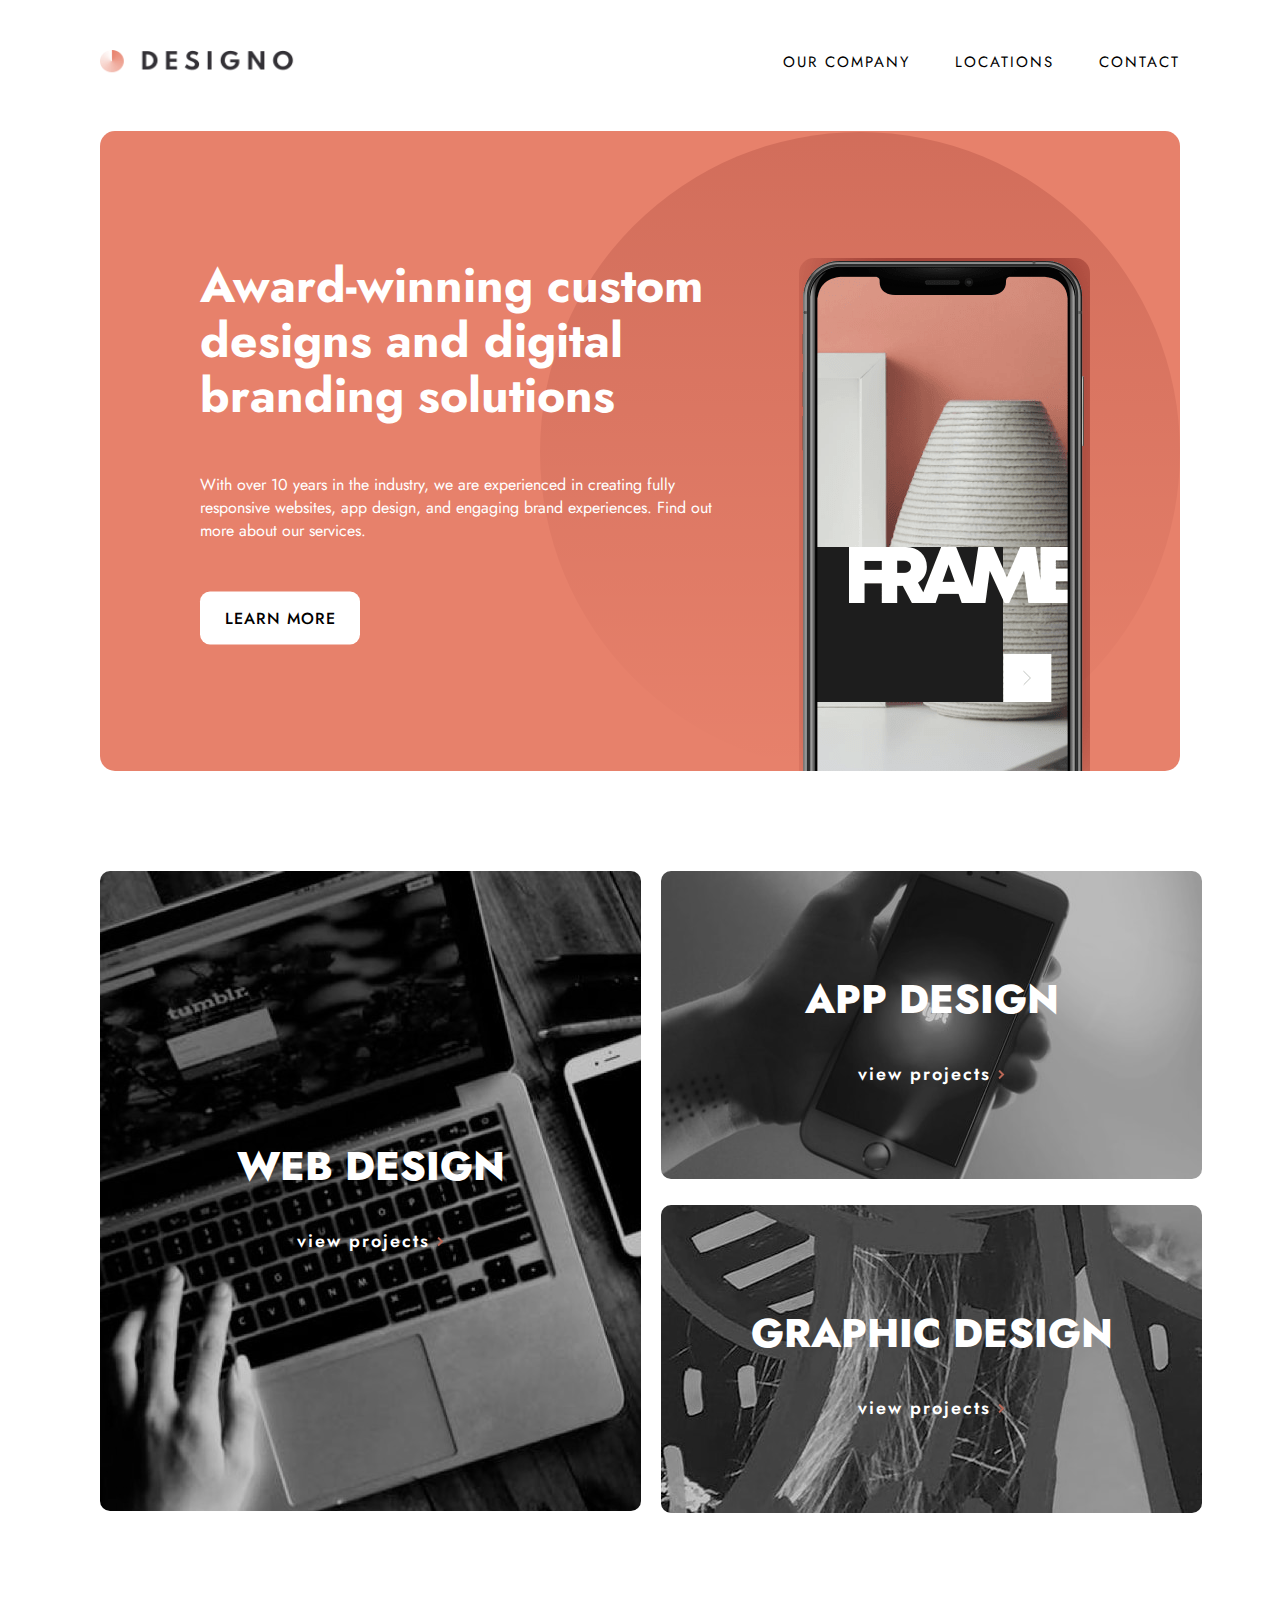
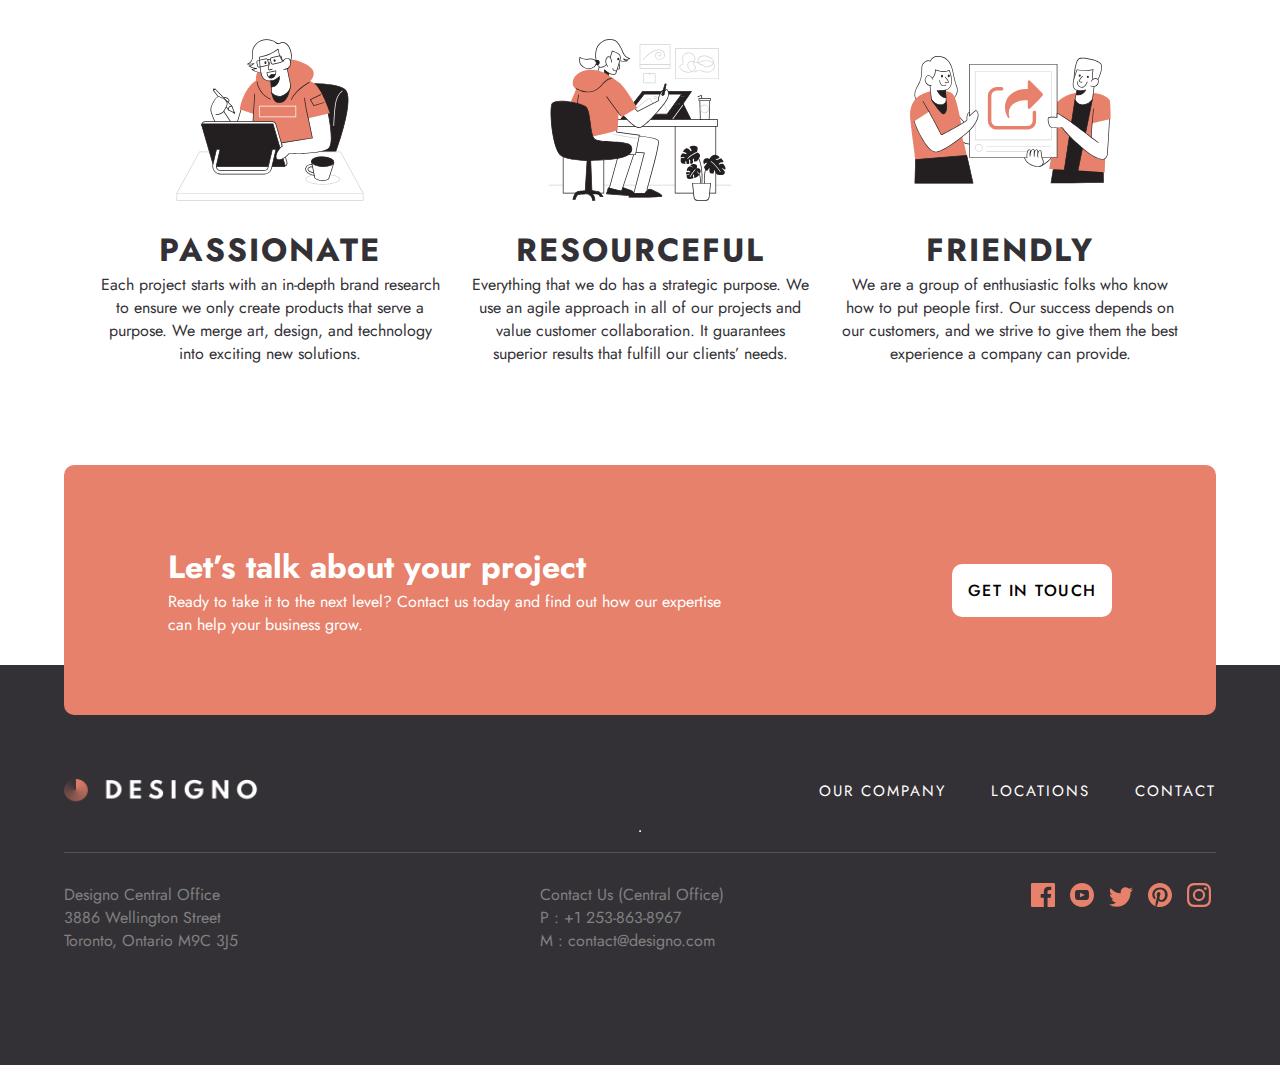
<file: index.html>
<!DOCTYPE html>
<html lang="en">
<head>
  <meta charset="UTF-8">
  <meta name="viewport" content="width=device-width, initial-scale=1.0">

  <link rel="icon" type="image/png" sizes="32x32" href="./assets/favicon-32x32.png">
  
  <title>Frontend Mentor | Designo Agency Website Challenge</title>
  <link rel="stylesheet" href="index.css">
  <script defer src="script.js"></script>
</head>
<body>
<header>
  <aside>
  <a href="index.html" class="logo"> <img src="assets/shared/desktop/logo-dark.png" alt=""></a>
  <img class="menu" src="assets/shared/mobile/icon-hamburger.svg" alt="">
  </aside>
  <nav>
    <ul>
      <li><a href="about.html">Our Company</a></li>
      <li><a href="locations.html">Locations</a></li>
      <li><a href="contact.html">Contact</a></li>
    </ul>
  </nav>
</header>
<section id="home">
  <div class="container1">
    
    <div class="text">
    <h1>Award-winning custom designs and digital branding solutions</h1>
    <p>With over 10 years in the industry, we are experienced in creating fully responsive websites, app design, and engaging brand experiences. Find out more about our services.</p>
    <div class="button">LEARN MORE</div>
    </div>
    
    <img class="phone" src="assets/home/desktop/image-hero-phone.png" alt="">
     
  </div>
  <div class="grid-container2">
    <div>
    <a href="web-design.html"><img src="assets/home/desktop/image-web-design-large.jpg" alt="">
      <p> WEB DESIGN <br> <sub>view projects <img src="assets/shared/desktop/icon-right-arrow.svg" alt=""></sub></p>
    </a> 
  </div>
    <div>
  <a href="app-design.html"><img src="assets/home/desktop/image-app-design.jpg" alt="">
    <p> APP DESIGN <br> <sub>view projects  <img src="assets/shared/desktop/icon-right-arrow.svg" alt=""></sub></p>
  </a>  
   </div>
   <div>
   <a href="graphic-design.html"> <img src="assets/home/desktop/image-graphic-design.jpg" alt="">
    <p> GRAPHIC DESIGN <br> <sub>view projects  <img src="assets/shared/desktop/icon-right-arrow.svg" alt=""></sub></p> </a> 
   </div>
  </div>
  <div class="grid-container3">
     <div class="item">
      <img src="assets/home/desktop/illustration-passionate.svg" alt="">
      <h1>PASSIONATE</h1>
      <p>
        Each project starts with an in-depth brand research to ensure we only create products that serve a purpose. We merge art, design, and technology into exciting new solutions. 
      </p>
    </div>
    <div class="item">
      <img src="assets/home/desktop/illustration-resourceful.svg" alt="">
      <h1>Resourceful</h1>
      <p> Everything that we do has a strategic purpose. We use an agile approach in all of our projects and value customer collaboration. It guarantees superior results that fulfill our clients’ needs. </p>
    </div>
    <div class="item">
      <img src="assets/home/desktop/illustration-friendly.svg" alt="">
      <h1>Friendly</h1>
      <p> We are a group of enthusiastic folks who know how to put people first. Our success depends on our customers, and we strive to give them the best experience a company can provide. </p>
    </div>
  </div>
</section>
<footer>
  <div class="container4">
    <div class="text1">
      <h1>Let’s talk about your project</h1>
      <p> Ready to take it to the next level? Contact us today and find out how our expertise can help your business grow.</p>
     </div>
     <div class="button"><a href="contact.html">get in touch</a></div>
     
    </div>
    <div class="container5">
        <div class="upper">
        <a href="index.html" class="logo"> <img src="assets/shared/desktop/logo-light.png" alt=""></a>
          <ul>
            <li><a href="about.html">Our Company</a></li>
            <li><a href="locations.html">Locations</a></li>
            <li><a href="contact.html">Contact</a></li>
          </ul>
        </div>
        <hr>
        <div class="lower">
          <p class="adress">
            Designo Central Office <br>
            3886 Wellington Street <br>
            Toronto, Ontario M9C 3J5
          </p>
          <p class="contact">
            Contact Us (Central Office) <br>
            P : +1 253-863-8967 <br>
            M : contact@designo.com
          </p>
          <div class="icons">
            <img src="assets/shared/desktop/icon-facebook.svg" alt="">
            <img src="assets/shared/desktop/icon-youtube.svg" alt="">
            <img src="assets/shared/desktop/icon-twitter.svg" alt="">
            <img src="assets/shared/desktop/icon-pinterest.svg" alt="">
            <img src="assets/shared/desktop/icon-instagram.svg" alt="">
          </div>
        </div>
    </div>
</footer>
</body>
</html>
</file>
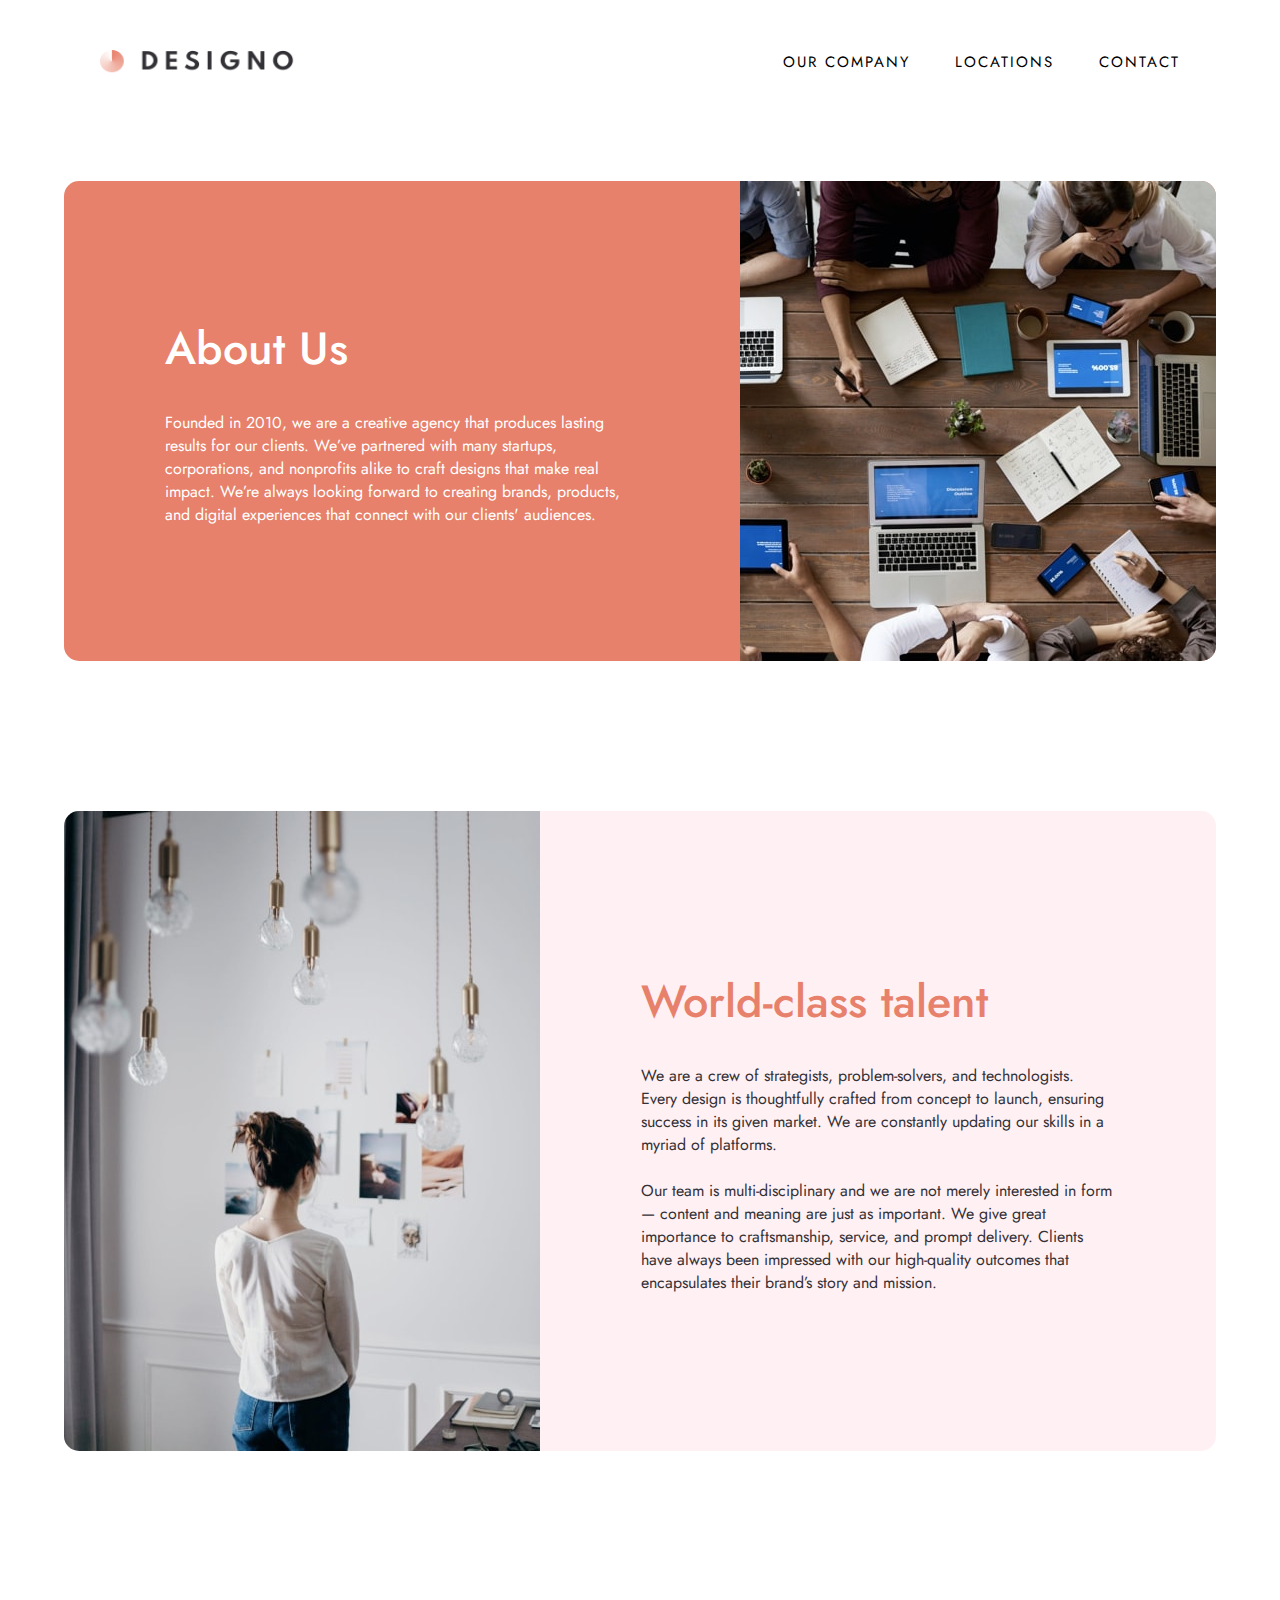
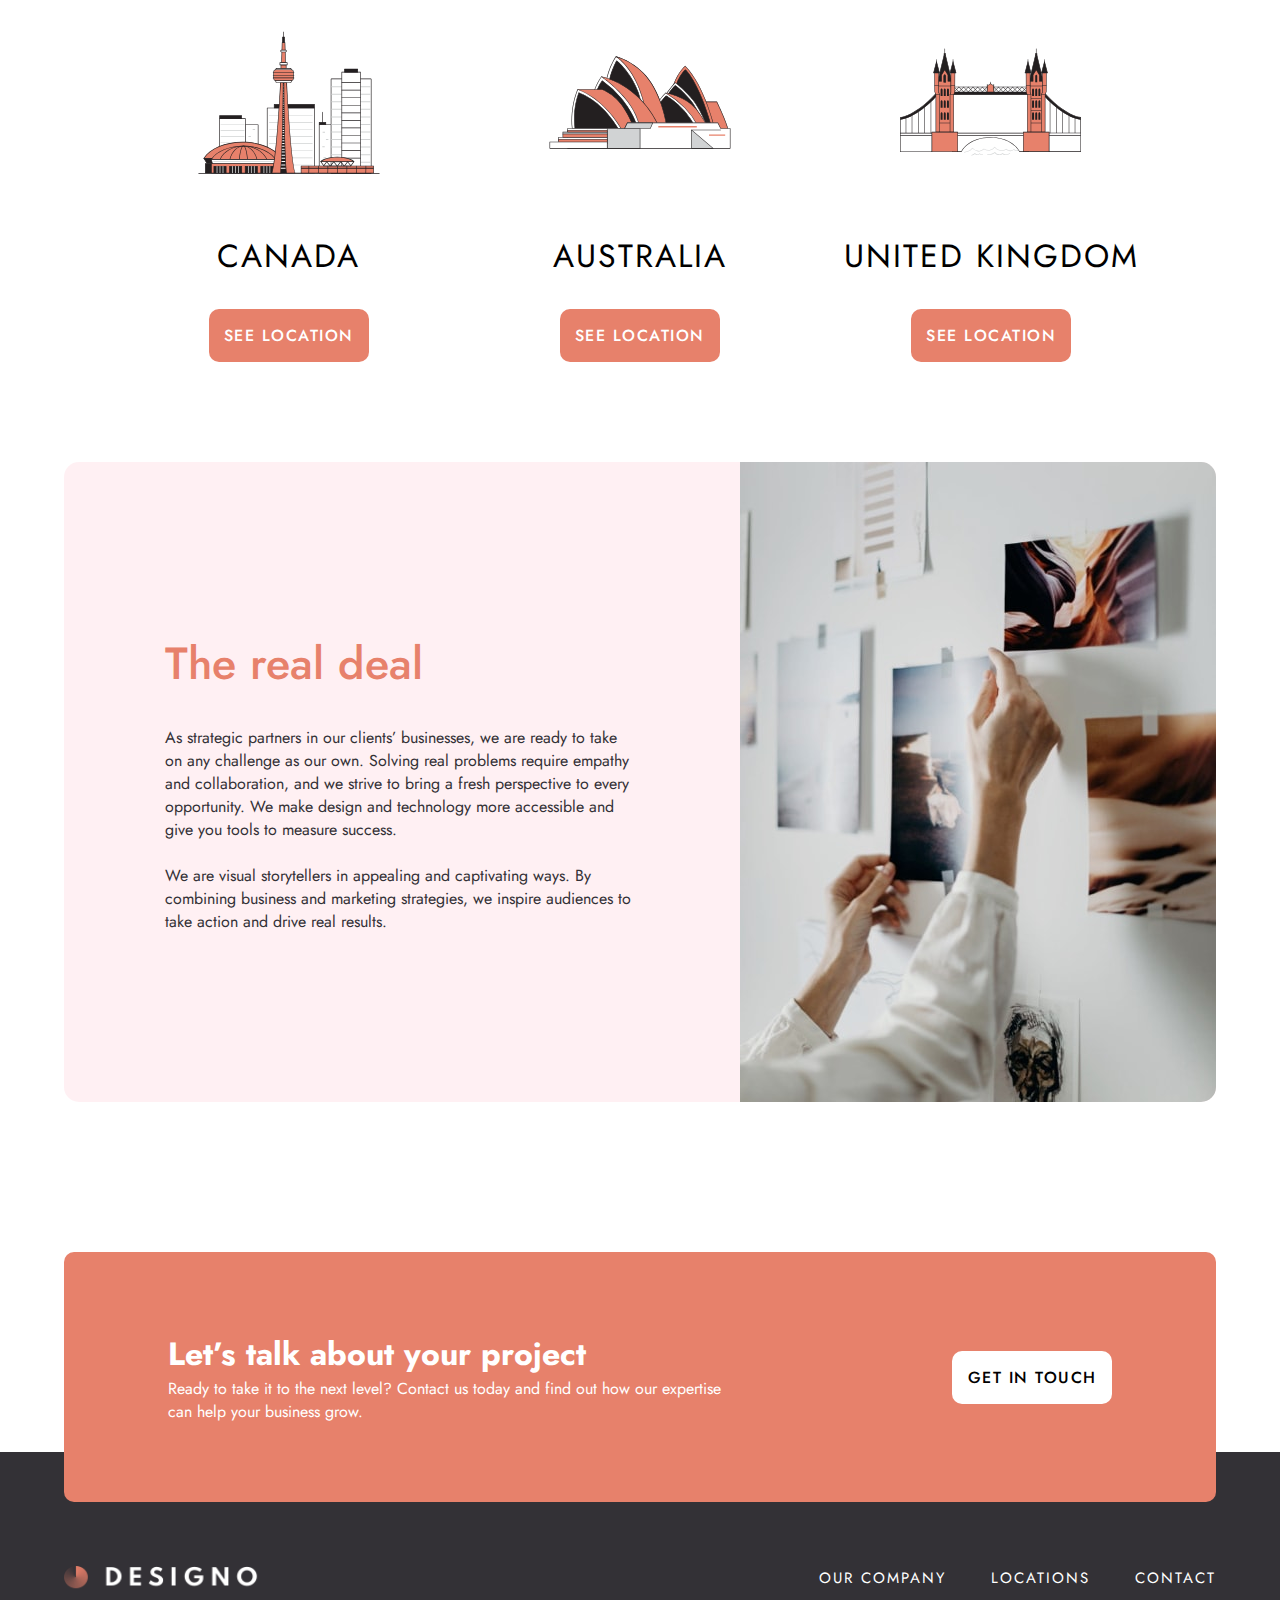
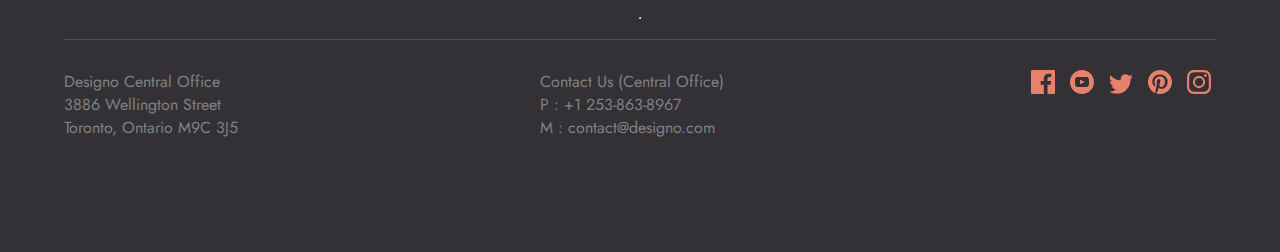
<file: about.html>
<!DOCTYPE html>
<html lang="en">
<head>
  <meta charset="UTF-8">
  <meta name="viewport" content="width=device-width, initial-scale=1.0">

  <link rel="icon" type="image/png" sizes="32x32" href="./assets/favicon-32x32.png">
  
  <title>Frontend Mentor | Designo Agency Website Challenge</title>
  <link rel="stylesheet" href="index.css">
  <link rel="stylesheet" href="additional.css">
  <script defer src="script.js"></script>
</head>
<body>
  <header>
    <aside>
    <a href="index.html" class="logo"> <img src="assets/shared/desktop/logo-dark.png" alt=""></a>
    <img class="menu" src="assets/shared/mobile/icon-hamburger.svg" alt="">
    </aside>
    <nav>
      <ul>
        <li><a href="about.html">Our Company</a></li>
        <li><a href="locations.html">Locations</a></li>
        <li><a href="contact.html">Contact</a></li>
      </ul>
    </nav>
  </header>
  
   <div class="about-container">
    <div class="about-text1">
      <h1>About Us</h1>
      <p>Founded in 2010, we are a creative agency that produces lasting results for our clients. We’ve partnered with many startups, corporations, and nonprofits alike to craft designs that make real impact. We’re always looking forward to creating brands, products, and digital experiences that connect with our clients' audiences.</p>
    </div>
    <img src="assets/about/desktop/image-about-hero.jpg" alt="">
   </div>
   
   <div class="about-container2">
   <img src="assets/about/desktop/image-world-class-talent.jpg" alt="">
   <div class="about-text2">
     <h1>World-class talent</h1>
     <p> We are a crew of strategists, problem-solvers, and technologists. Every design is thoughtfully crafted from concept to launch, ensuring success in its given market. We are constantly updating our skills in a myriad of platforms. <br> <br>

      Our team is multi-disciplinary and we are not merely interested in form — content and meaning are just as important. We give great importance to craftsmanship, service, and prompt delivery. Clients have always been impressed with our high-quality outcomes that encapsulates their brand’s story and mission. </p>
   </div>
   </div>

   <div class="locations-container2">
     <div class="itemL">
       <img src="assets/shared/desktop/illustration-canada.svg" alt="">
       <h1>Canada</h1>
       <div class="btn"><a href="locations.html">see location</a></div>
     </div>

     <div class="itemL">
      <img src="assets/shared/desktop/illustration-australia.svg" alt="">
      <h1>Australia</h1>
      <div class="btn"><a href="locations.html">see location</a></div>
    </div>

    <div class="itemL">
      <img src="assets/shared/desktop/illustration-united-kingdom.svg" alt="">
      <h1>united kingdom</h1>
      <div class="btn"><a href="locations.html">see location</a></div>
    </div>

   </div>
   
   <div class="about-container pink">
    <div class="about-text2">
      <h1>The real deal</h1>
      <p> As strategic partners in our clients’ businesses, we are ready to take on any challenge as our own. Solving real problems require empathy and collaboration, and we strive to bring a fresh perspective to every opportunity. We make design and technology more accessible and give you tools to measure success. <br> <br>

        We are visual storytellers in appealing and captivating ways. By combining business and marketing strategies, we inspire audiences to take action and drive real results. </p>
    </div>
    <img src="assets/about/desktop/image-real-deal.jpg" alt="">
    </div>

  <footer>
    <div class="container4">
      <div class="text1">
        <h1>Let’s talk about your project</h1>
        <p> Ready to take it to the next level? Contact us today and find out how our expertise can help your business grow.</p>
       </div>
       <div class="button"><a href="contact.html">get in touch</a></div>
       
      </div>
      <div class="container5">
          <div class="upper">
          <a href="index.html" class="logo"> <img src="assets/shared/desktop/logo-light.png" alt=""></a>
            <ul>
              <li><a href="about.html">Our Company</a></li>
              <li><a href="locations.html">Locations</a></li>
              <li><a href="contact.html">Contact</a></li>
            </ul>
          </div>
          <hr>
          <div class="lower">
            <p class="adress">
              Designo Central Office <br>
              3886 Wellington Street <br>
              Toronto, Ontario M9C 3J5
            </p>
            <p class="contact">
              Contact Us (Central Office) <br>
              P : +1 253-863-8967 <br>
              M : contact@designo.com
            </p>
            <div class="icons">
              <img src="assets/shared/desktop/icon-facebook.svg" alt="">
              <img src="assets/shared/desktop/icon-youtube.svg" alt="">
              <img src="assets/shared/desktop/icon-twitter.svg" alt="">
              <img src="assets/shared/desktop/icon-pinterest.svg" alt="">
              <img src="assets/shared/desktop/icon-instagram.svg" alt="">
            </div>
          </div>
      </div>
  </footer>
</body>
</html>
</file>
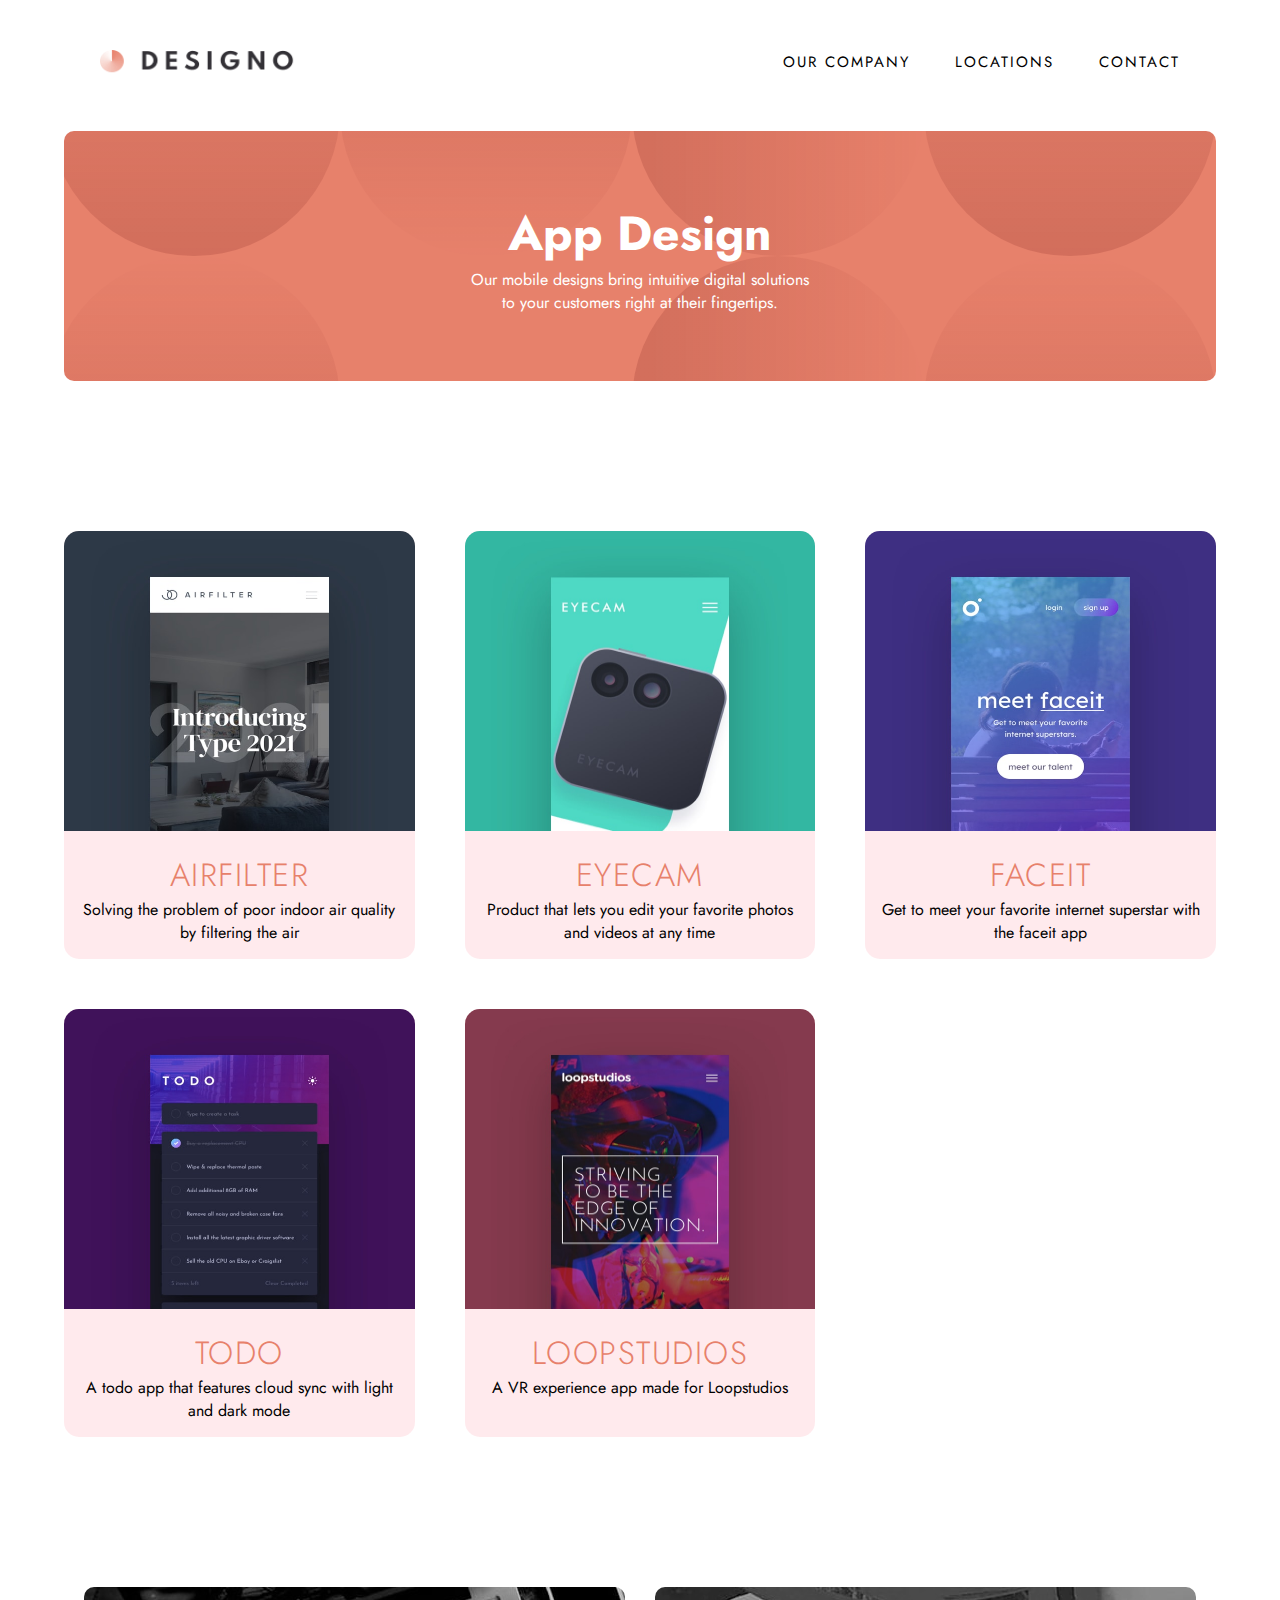
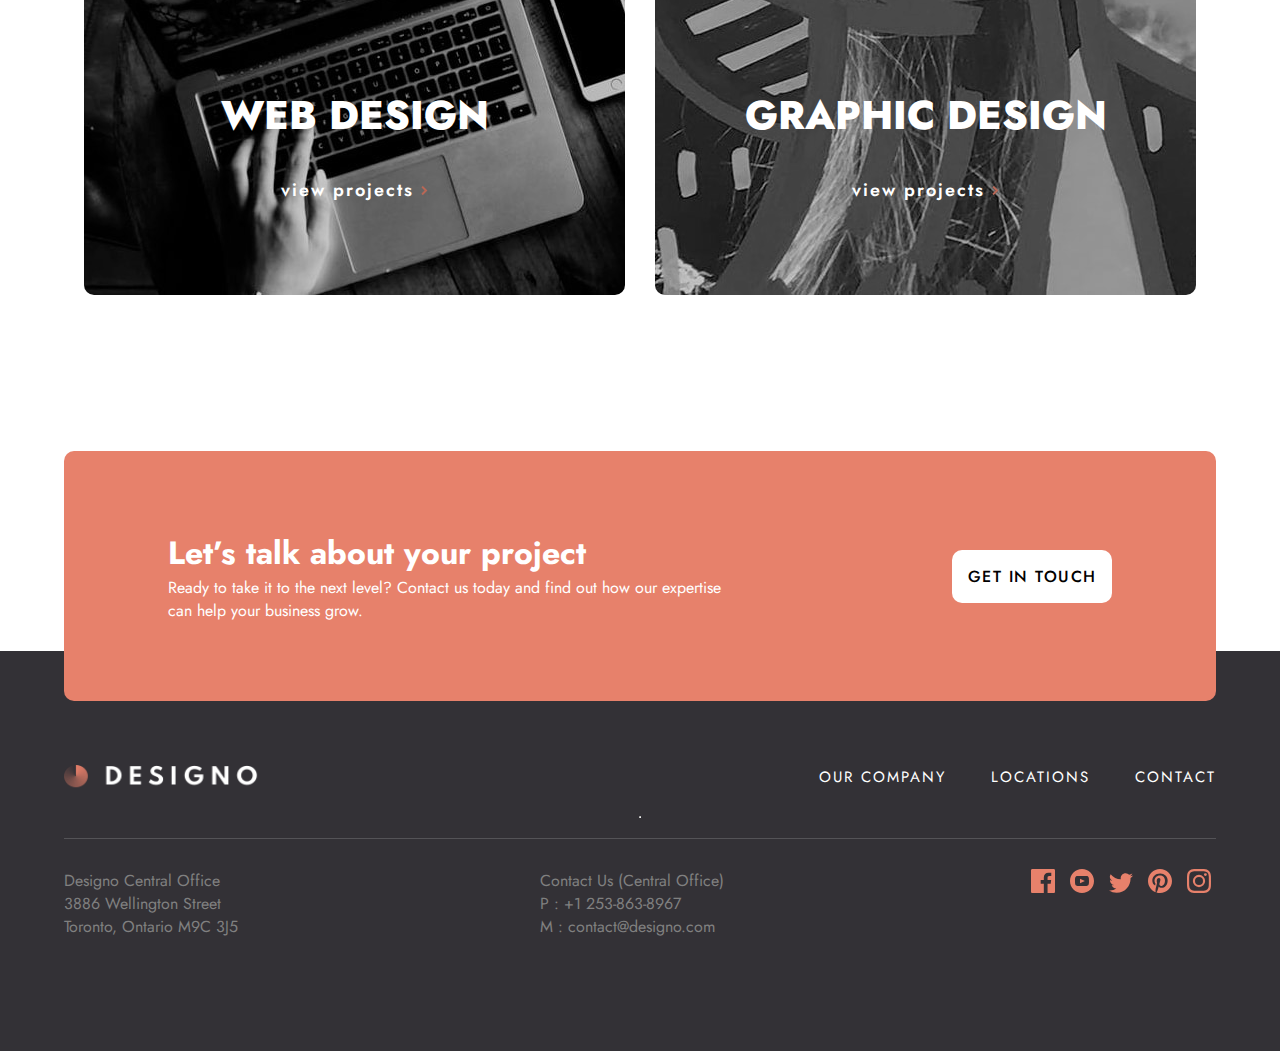
<file: app-design.html>
<!DOCTYPE html>
<html lang="en">
<head>
  <meta charset="UTF-8">
  <meta name="viewport" content="width=device-width, initial-scale=1.0">

  <link rel="icon" type="image/png" sizes="32x32" href="./assets/favicon-32x32.png">
  
  <title>Frontend Mentor | Designo Agency Website Challenge</title>
  <link rel="stylesheet" href="index.css">
  <script defer src="script.js"></script>
</head>
<body>
  <header>
    <aside>
    <a href="index.html" class="logo"> <img src="assets/shared/desktop/logo-dark.png" alt=""></a>
    <img class="menu" src="assets/shared/mobile/icon-hamburger.svg" alt="">
    </aside>
    <nav>
      <ul>
        <li><a href="about.html">Our Company</a></li>
        <li><a href="locations.html">Locations</a></li>
        <li><a href="contact.html">Contact</a></li>
      </ul>
    </nav>
  </header>
  <div class="web-container1">
    <h1>App Design</h1>
    <p> Our mobile designs bring intuitive digital solutions <br>
      to your customers right at their fingertips.</p>
  </div>
  <div class="web-grid-container">
    <div class="web-item">
      <img src="assets/app-design/desktop/image-airfilter.jpg" alt="">
      <div class="txt">
      <h1>airfilter</h1>
      <p> Solving the problem of poor indoor air
        quality by filtering the air</p>
      </div>
    </div>
    <div class="web-item">
      <img src="assets/app-design/desktop/image-eyecam.jpg" alt="">
      <div class="txt">
      <h1>eyecam</h1>
      <p>Product that lets you edit your favorite
        photos and videos at any time </p>
      </div>
    </div>
    <div class="web-item">
      <img src="assets/app-design/desktop/image-faceit.jpg" alt="">
      <div class="txt">
      <h1>faceit</h1>
      <p>Get to meet your favorite internet
        superstar with the faceit app</p>
      </div>
    </div>
    <div class="web-item">
      <img src="assets/app-design/desktop/image-todo.jpg" alt="">
      <div class="txt">
      <h1>todo</h1>
      <p>A todo app that features cloud sync with
        light and dark mode </p>
      </div>
    </div>
    <div class="web-item">
      <img src="assets/app-design/desktop/image-loopstudios.jpg" alt="">
      <div class="txt">
      <h1>loopstudios</h1>
      <p>A VR experience app made for Loopstudios</p> 
      </div>
    </div>
 
  </div>

  <div class="web-container2">
    <div>
      <a href="web-design.html"><img src="assets/home/desktop/image-web-design-small.jpg" alt="">
        <p> WEB DESIGN <br> <sub>view projects <img src="assets/shared/desktop/icon-right-arrow.svg" alt=""></sub></p>
      </a> 
    </div>
   <div>
   <a href="graphic-design.html"> <img src="assets/home/desktop/image-graphic-design.jpg" alt="">
    <p> GRAPHIC DESIGN <br> <sub>view projects  <img src="assets/shared/desktop/icon-right-arrow.svg" alt=""></sub></p> </a> 
   </div>
  </div>




  <footer>
    <div class="container4">
      <div class="text1">
        <h1>Let’s talk about your project</h1>
        <p> Ready to take it to the next level? Contact us today and find out how our expertise can help your business grow.</p>
       </div>
       <div class="button"><a href="contact.html">get in touch</a></div>
       
      </div>
      <div class="container5">
          <div class="upper">
          <a href="index.html" class="logo"> <img src="assets/shared/desktop/logo-light.png" alt=""></a>
            <ul>
              <li><a href="about.html">Our Company</a></li>
              <li><a href="locations.html">Locations</a></li>
              <li><a href="contact.html">Contact</a></li>
            </ul>
          </div>
          <hr>
          <div class="lower">
            <p class="adress">
              Designo Central Office <br>
              3886 Wellington Street <br>
              Toronto, Ontario M9C 3J5
            </p>
            <p class="contact">
              Contact Us (Central Office) <br>
              P : +1 253-863-8967 <br>
              M : contact@designo.com
            </p>
            <div class="icons">
              <img src="assets/shared/desktop/icon-facebook.svg" alt="">
              <img src="assets/shared/desktop/icon-youtube.svg" alt="">
              <img src="assets/shared/desktop/icon-twitter.svg" alt="">
              <img src="assets/shared/desktop/icon-pinterest.svg" alt="">
              <img src="assets/shared/desktop/icon-instagram.svg" alt="">
            </div>
          </div>
      </div>
  </footer>
</body>
</html>
</file>
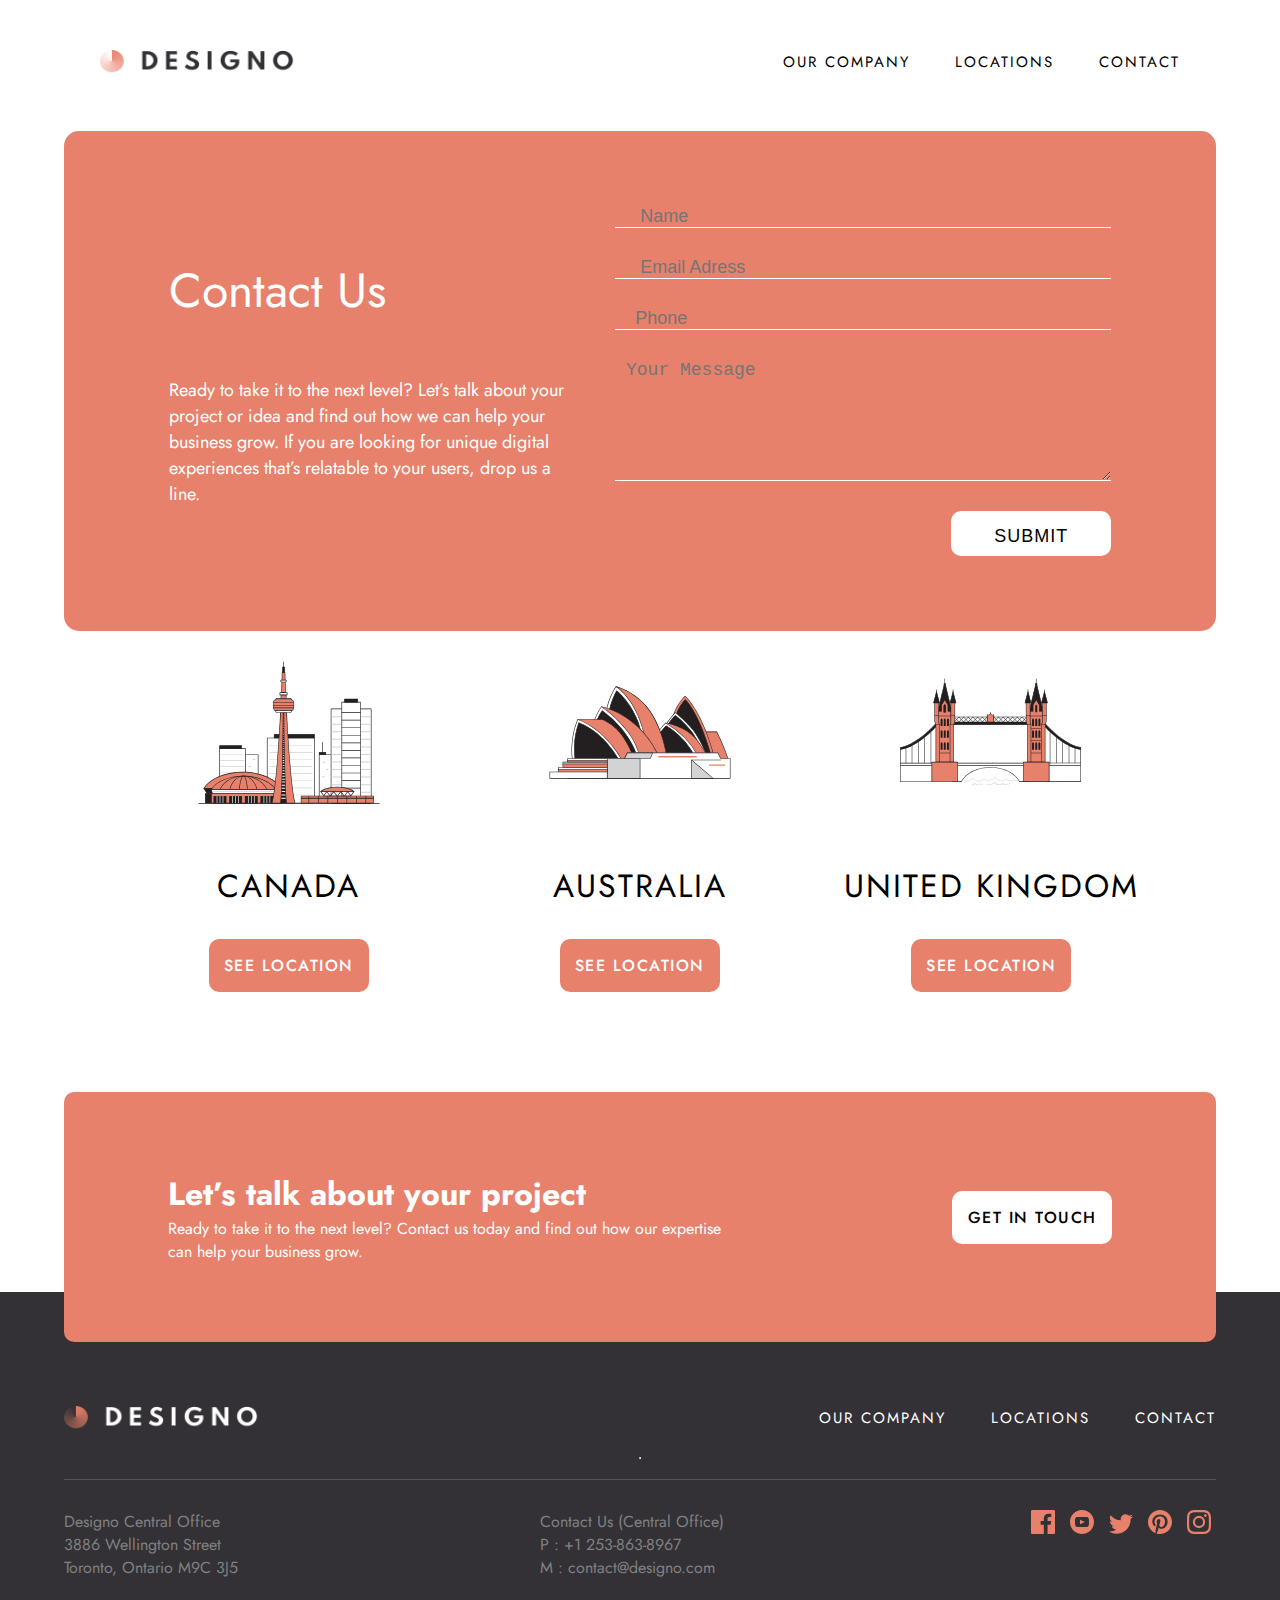
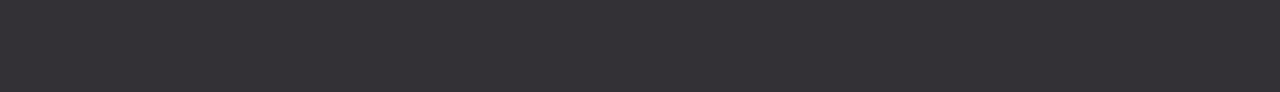
<file: contact.html>
<!DOCTYPE html>
<html lang="en">
<head>
  <meta charset="UTF-8">
  <meta name="viewport" content="width=device-width, initial-scale=1.0">

  <link rel="icon" type="image/png" sizes="32x32" href="./assets/favicon-32x32.png">
  
  <title>Frontend Mentor | Designo Agency Website Challenge</title>
  <link rel="stylesheet" href="index.css">
  <link rel="stylesheet" href="additional.css">
  <script defer src="script.js"></script>
</head>
<body>
  <header>
    <aside>
    <a href="index.html" class="logo"> <img src="assets/shared/desktop/logo-dark.png" alt=""></a>
    <img class="menu" src="assets/shared/mobile/icon-hamburger.svg" alt="">
    </aside>
    <nav>
      <ul>
        <li><a href="about.html">Our Company</a></li>
        <li><a href="locations.html">Locations</a></li>
        <li><a href="contact.html">Contact</a></li>
      </ul>
    </nav>
  </header> 
   <div class="contact-container">
    <div class="contact-text">
      <h1>Contact Us</h1> <br> <br>
      <p>Ready to take it to the next level? Let’s talk about your project or idea and find out how we can help your business grow. If you are looking for unique digital experiences that’s relatable to your users, drop us a line.</p>
    </div>
     <form action="">
       <input type="text" placeholder="   Name">
       <input type="email" placeholder="   Email Adress">
       <input type="tel" placeholder="  Phone">
       <textarea name="" id="" cols="30" rows="6" placeholder=" Your Message"></textarea>
       <input type="submit" value ="SUBMIT" id="submit">
      </form>
   </div>

  <div class="locations-container2">

    
    <div class="itemL">
      <img src="assets/shared/desktop/illustration-canada.svg" alt="">
      <h1>Canada</h1>
      <div class="btn"><a href="locations.html">see location</a></div>
    </div>

    <div class="itemL">
     <img src="assets/shared/desktop/illustration-australia.svg" alt="">
     <h1>Australia</h1>
     <div class="btn"><a href="locations.html">see location</a></div>
   </div>

   <div class="itemL">
     <img src="assets/shared/desktop/illustration-united-kingdom.svg" alt="">
     <h1>united kingdom</h1>
     <div class="btn"><a href="locations.html">see location</a></div>
   </div>

  </div>
  
  
  
  
  <footer>
    <div class="container4">
      <div class="text1">
        <h1>Let’s talk about your project</h1>
        <p> Ready to take it to the next level? Contact us today and find out how our expertise can help your business grow.</p>
       </div>
       <div class="button"><a href="contact.html">get in touch</a></div>
       
      </div>
      <div class="container5">
          <div class="upper">
          <a href="index.html" class="logo"> <img src="assets/shared/desktop/logo-light.png" alt=""></a>
            <ul>
              <li><a href="about.html">Our Company</a></li>
              <li><a href="locations.html">Locations</a></li>
              <li><a href="contact.html">Contact</a></li>
            </ul>
          </div>
          <hr>
          <div class="lower">
            <p class="adress">
              Designo Central Office <br>
              3886 Wellington Street <br>
              Toronto, Ontario M9C 3J5
            </p>
            <p class="contact">
              Contact Us (Central Office) <br>
              P : +1 253-863-8967 <br>
              M : contact@designo.com
            </p>
            <div class="icons">
              <img src="assets/shared/desktop/icon-facebook.svg" alt="">
              <img src="assets/shared/desktop/icon-youtube.svg" alt="">
              <img src="assets/shared/desktop/icon-twitter.svg" alt="">
              <img src="assets/shared/desktop/icon-pinterest.svg" alt="">
              <img src="assets/shared/desktop/icon-instagram.svg" alt="">
            </div>
          </div>
      </div>
  </footer>
</body>
</html>
</file>
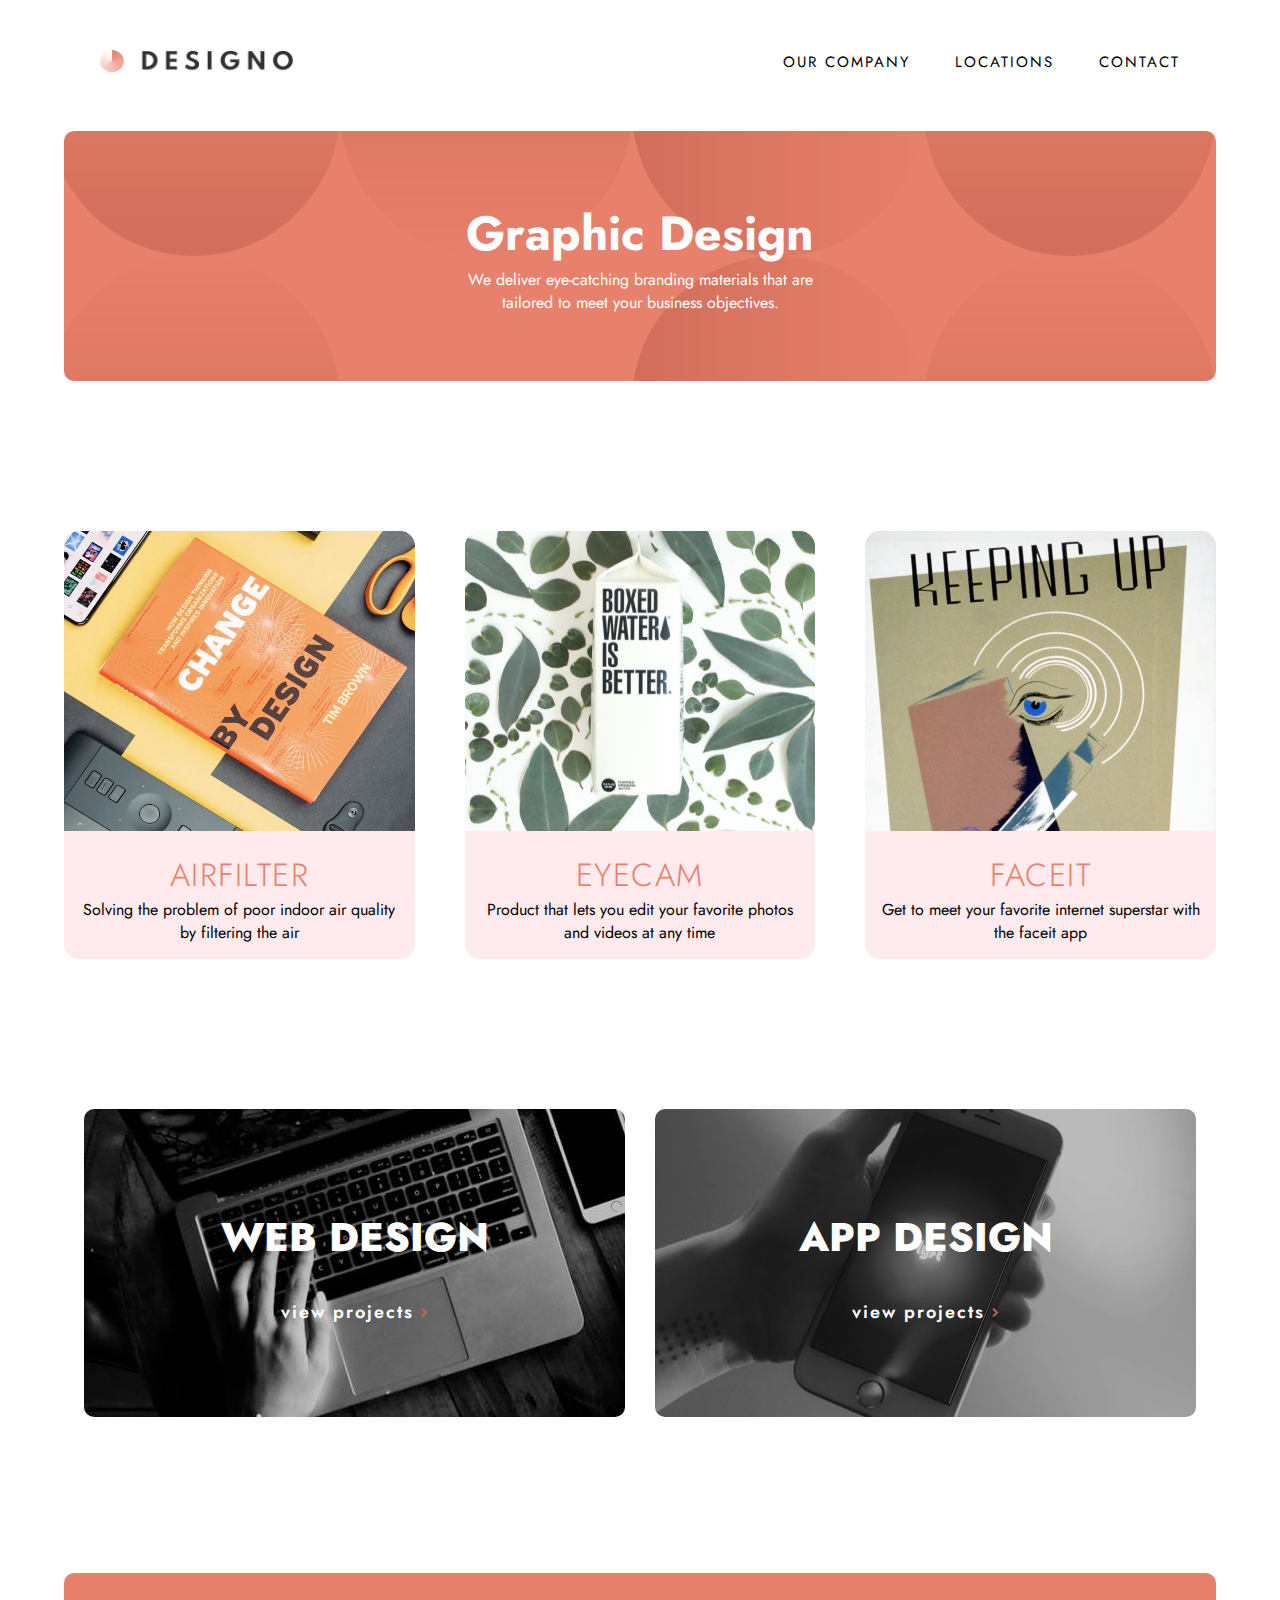
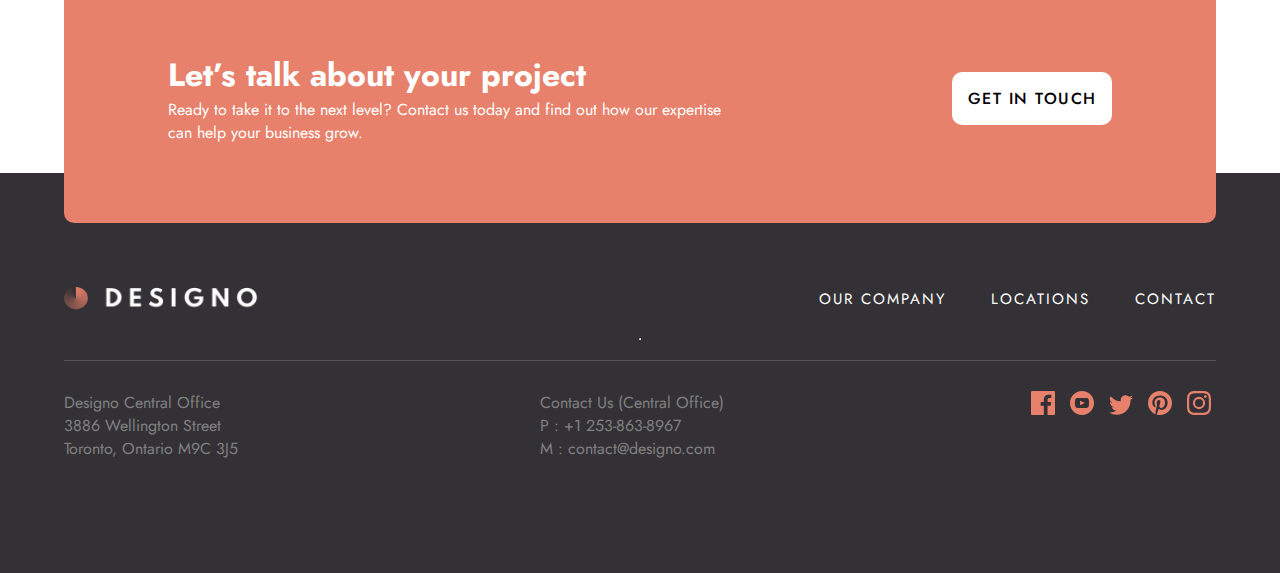
<file: graphic-design.html>
<!DOCTYPE html>
<html lang="en">
<head>
  <meta charset="UTF-8">
  <meta name="viewport" content="width=device-width, initial-scale=1.0">

  <link rel="icon" type="image/png" sizes="32x32" href="./assets/favicon-32x32.png">
  
  <title>Frontend Mentor | Designo Agency Website Challenge</title>
  <link rel="stylesheet" href="index.css">
  <script defer src="script.js"></script>
</head>
<body>
  <header>
    <aside>
    <a href="index.html" class="logo"> <img src="assets/shared/desktop/logo-dark.png" alt=""></a>
    <img class="menu" src="assets/shared/mobile/icon-hamburger.svg" alt="">
    </aside>
    <nav>
      <ul>
        <li><a href="about.html">Our Company</a></li>
        <li><a href="locations.html">Locations</a></li>
        <li><a href="contact.html">Contact</a></li>
      </ul>
    </nav>
  </header>
  <div class="web-container1">
    <h1>Graphic Design</h1>
    <p> We deliver eye-catching branding materials that are <br>
      tailored to meet your business objectives.</p>
  </div>
  <div class="web-grid-container">
    <div class="web-item">
      <img src="assets/graphic-design/desktop/image-change.jpg" alt="">
      <div class="txt">
      <h1>airfilter</h1>
      <p> Solving the problem of poor indoor air
        quality by filtering the air</p>
      </div>
    </div>
    <div class="web-item">
      <img src="assets/graphic-design/desktop/image-boxed-water.jpg" alt="">
      <div class="txt">
      <h1>eyecam</h1>
      <p>Product that lets you edit your favorite
        photos and videos at any time </p>
      </div>
    </div>
    <div class="web-item">
      <img src="assets/graphic-design/desktop/image-science.jpg" alt="">
      <div class="txt">
      <h1>faceit</h1>
      <p>Get to meet your favorite internet
        superstar with the faceit app</p>
      </div>
    </div>

  </div>


  <div class="web-container2">
    <div>
      <a href="web-design.html"><img src="assets/home/desktop/image-web-design-small.jpg" alt="">
        <p> WEB DESIGN <br> <sub>view projects <img src="assets/shared/desktop/icon-right-arrow.svg" alt=""></sub></p>
      </a> 
    </div>
    <div>
      <a href="app-design.html"><img src="assets/home/desktop/image-app-design.jpg" alt="">
        <p> APP DESIGN <br> <sub>view projects  <img src="assets/shared/desktop/icon-right-arrow.svg" alt=""></sub></p>
      </a>  
    </div>
  </div>
  <footer>
    <div class="container4">
      <div class="text1">
        <h1>Let’s talk about your project</h1>
        <p> Ready to take it to the next level? Contact us today and find out how our expertise can help your business grow.</p>
       </div>
       <div class="button"><a href="contact.html">get in touch</a></div>
       
      </div>
      <div class="container5">
          <div class="upper">
          <a href="index.html" class="logo"> <img src="assets/shared/desktop/logo-light.png" alt=""></a>
            <ul>
              <li><a href="about.html">Our Company</a></li>
              <li><a href="locations.html">Locations</a></li>
              <li><a href="contact.html">Contact</a></li>
            </ul>
          </div>
          <hr>
          <div class="lower">
            <p class="adress">
              Designo Central Office <br>
              3886 Wellington Street <br>
              Toronto, Ontario M9C 3J5
            </p>
            <p class="contact">
              Contact Us (Central Office) <br>
              P : +1 253-863-8967 <br>
              M : contact@designo.com
            </p>
            <div class="icons">
              <img src="assets/shared/desktop/icon-facebook.svg" alt="">
              <img src="assets/shared/desktop/icon-youtube.svg" alt="">
              <img src="assets/shared/desktop/icon-twitter.svg" alt="">
              <img src="assets/shared/desktop/icon-pinterest.svg" alt="">
              <img src="assets/shared/desktop/icon-instagram.svg" alt="">
            </div>
          </div>
      </div>
  </footer>
</body>
</html>
</file>
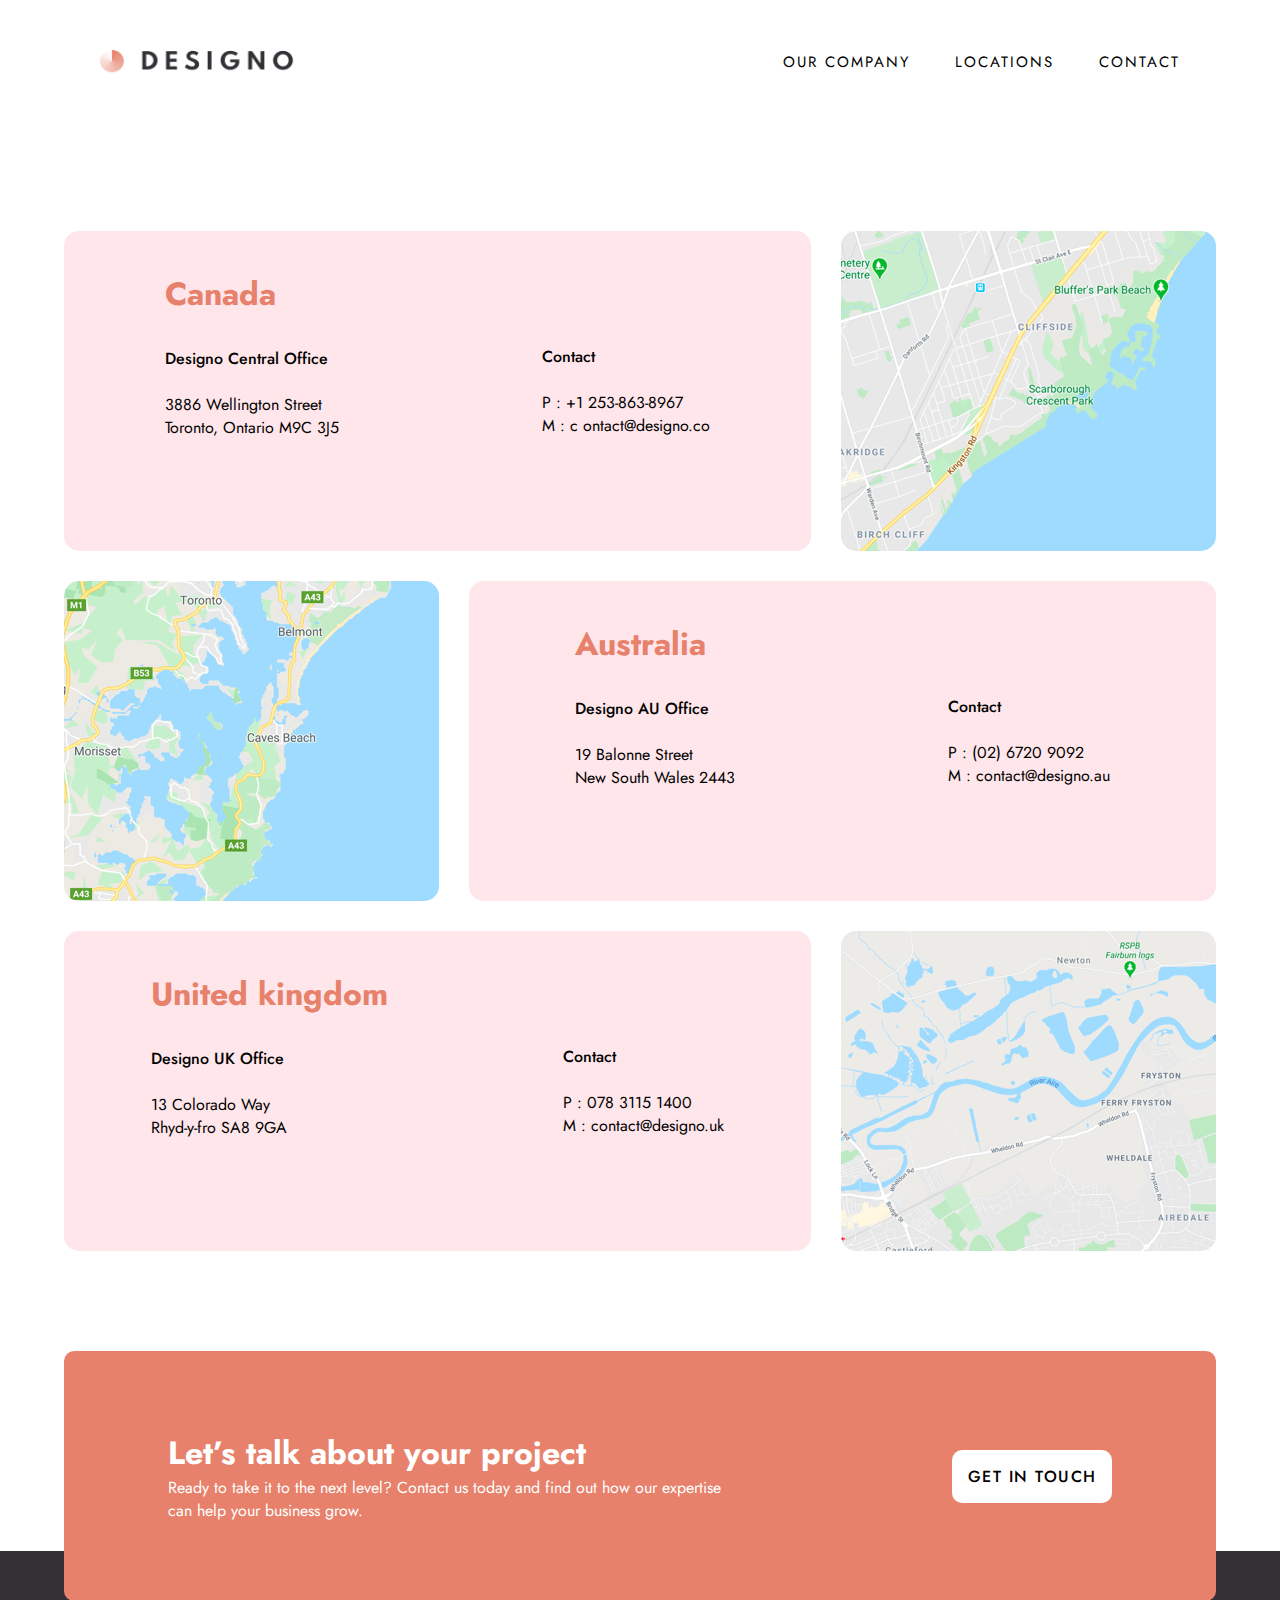
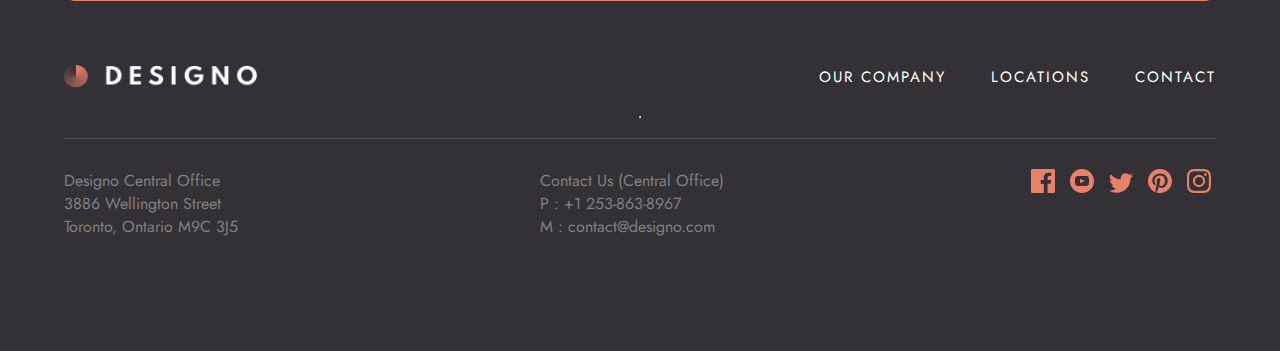
<file: locations.html>
<!DOCTYPE html>
<html lang="en">
<head>
  <meta charset="UTF-8">
  <meta name="viewport" content="width=device-width, initial-scale=1.0">

  <link rel="icon" type="image/png" sizes="32x32" href="./assets/favicon-32x32.png">
  
  <title>Frontend Mentor | Designo Agency Website Challenge</title>
  <link rel="stylesheet" href="index.css">
  <link rel="stylesheet" href="additional.css">
  <script defer src="script.js"></script>

</head>
<body>
  <header>
    <aside>
    <a href="index.html" class="logo"> <img src="assets/shared/desktop/logo-dark.png" alt=""></a>
    <img class="menu" src="assets/shared/mobile/icon-hamburger.svg" alt="">
    </aside>
    <nav>
      <ul>
        <li><a href="about.html">Our Company</a></li>
        <li><a href="locations.html">Locations</a></li>
        <li><a href="contact.html">Contact</a></li>
      </ul>
    </nav>
  </header>

   <div class="locations-container">
     <div class="row">
       <div class="location">
            
            <div> 
            <h1>Canada</h1>
           <p>Designo Central Office </p><br>
            3886 Wellington Street <br>
            Toronto, Ontario M9C 3J5  <br>
            </div>
           
           <div>
            <p>Contact </p> <br>
            P : +1 253-863-8967 <br>
            M : c
            ontact@designo.co <br>
           </div>
           
          </div>
       
       <img src="assets/locations/desktop/image-map-canada.png" alt="">
     </div>
     <div class="row">
      <div class="location">
           
 
           
          
           <div>
            <h1>Australia</h1>
           <p>Designo AU Office </p> <br>
            19 Balonne Street  <br>
            New South Wales 2443  <br>
           </div>
          
          <div>
          <p> Contact </p><br>
           P : (02) 6720 9092  <br>
           M : contact@designo.au <br>
          </div>
          
        
      </div>
      <img src="assets/locations/desktop/image-map-australia.png" alt="">
    </div>
    <div class="row">
      <div class="location">  
           <div>
           <h1>United kingdom</h1>
           <p>Designo UK Office </p> <br>
            13 Colorado Way   <br>
            Rhyd-y-fro SA8 9GA 
           </div>
          
          <div>
          <p>Contact</p>  <br>
           P : 078 3115 1400  <br>
           M : contact@designo.uk <br>
          </div> 
      </div>
      <img src="assets/locations/desktop/image-map-united-kingdom.png" alt="">
    </div>
   </div>




  <footer>
    <div class="container4">
      <div class="text1">
        <h1>Let’s talk about your project</h1>
        <p> Ready to take it to the next level? Contact us today and find out how our expertise can help your business grow.</p>
       </div>
       <div class="button"><a href="contact.html">get in touch</a></div>
       
      </div>
      <div class="container5">
          <div class="upper">
          <a href="index.html" class="logo"> <img src="assets/shared/desktop/logo-light.png" alt=""></a>
            <ul>
              <li><a href="about.html">Our Company</a></li>
              <li><a href="locations.html">Locations</a></li>
              <li><a href="contact.html">Contact</a></li>
            </ul>
          </div>
          <hr>
          <div class="lower">
            <p class="adress">
              Designo Central Office <br>
              3886 Wellington Street <br>
              Toronto, Ontario M9C 3J5
            </p>
            <p class="contact">
              Contact Us (Central Office) <br>
              P : +1 253-863-8967 <br>
              M : contact@designo.com
            </p>
            <div class="icons">
              <img src="assets/shared/desktop/icon-facebook.svg" alt="">
              <img src="assets/shared/desktop/icon-youtube.svg" alt="">
              <img src="assets/shared/desktop/icon-twitter.svg" alt="">
              <img src="assets/shared/desktop/icon-pinterest.svg" alt="">
              <img src="assets/shared/desktop/icon-instagram.svg" alt="">
            </div>
          </div>
      </div>
  </footer>
</body>
</html>
</file>
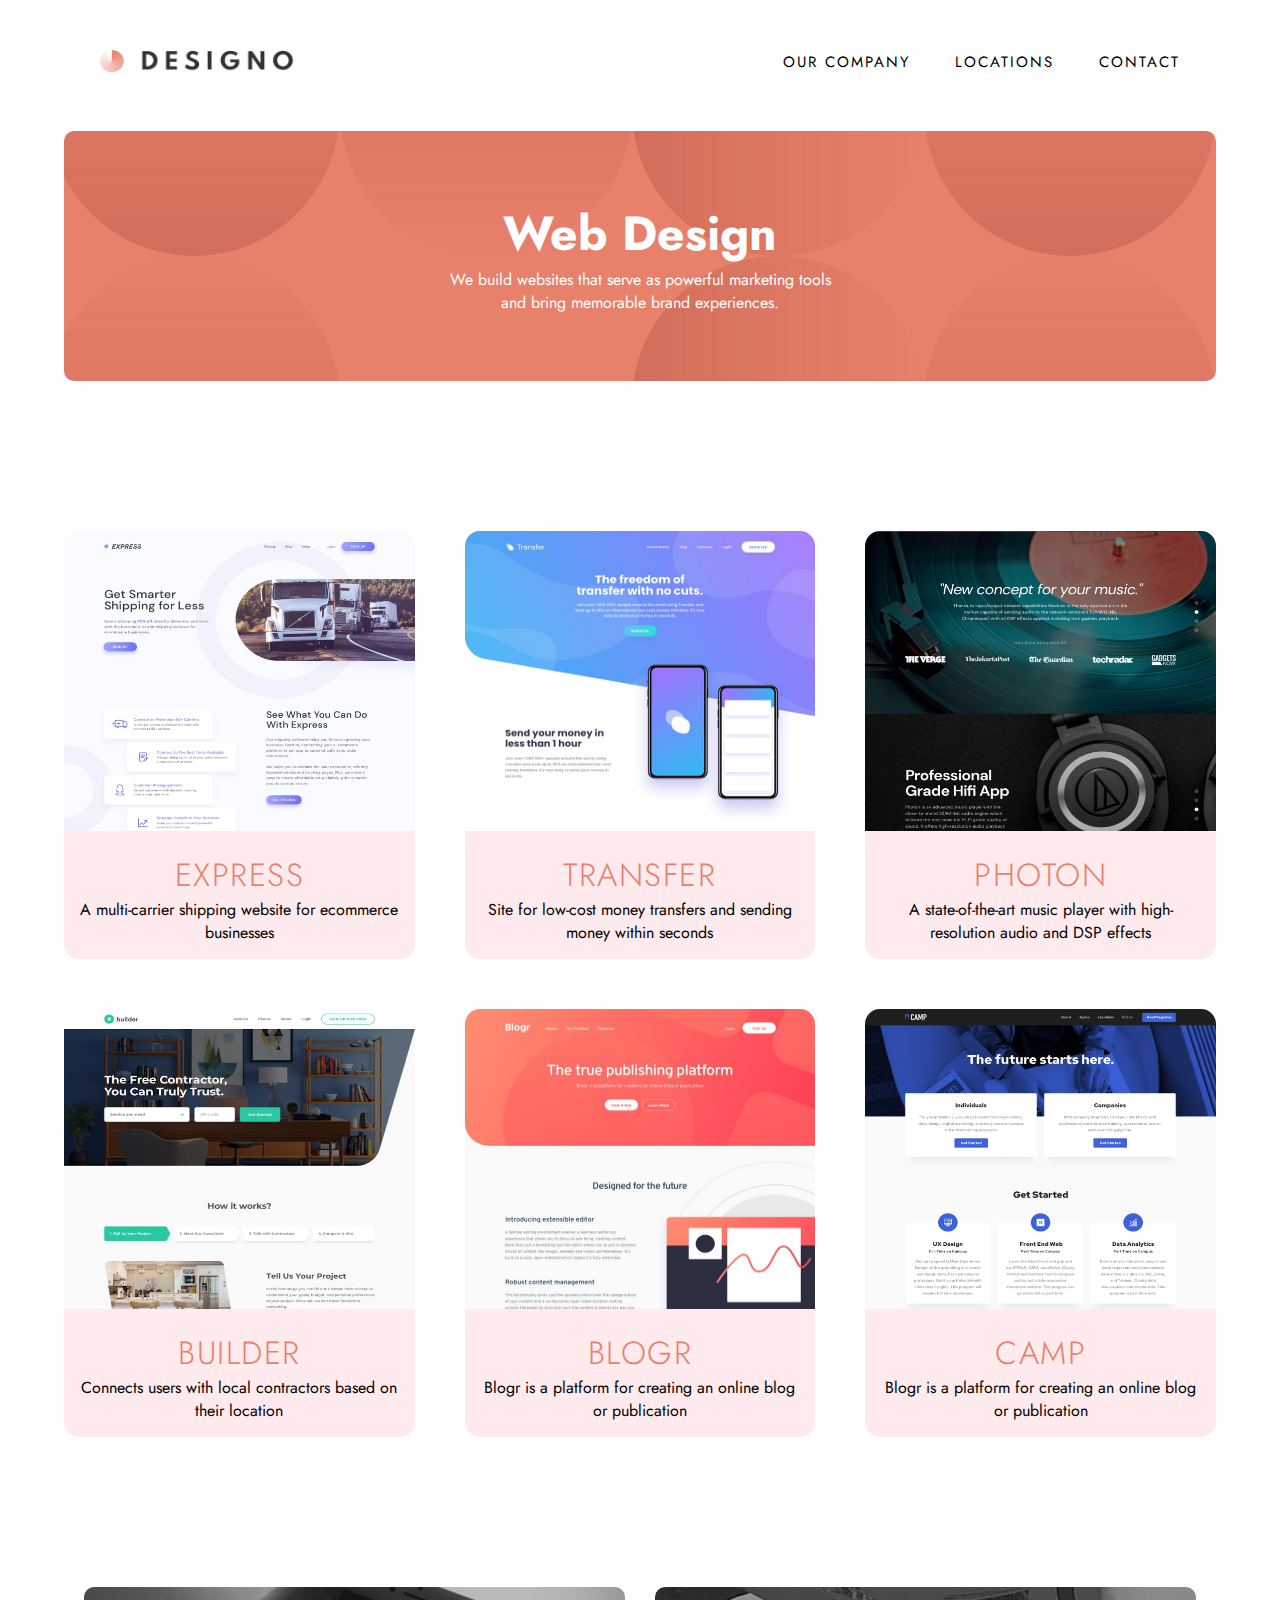
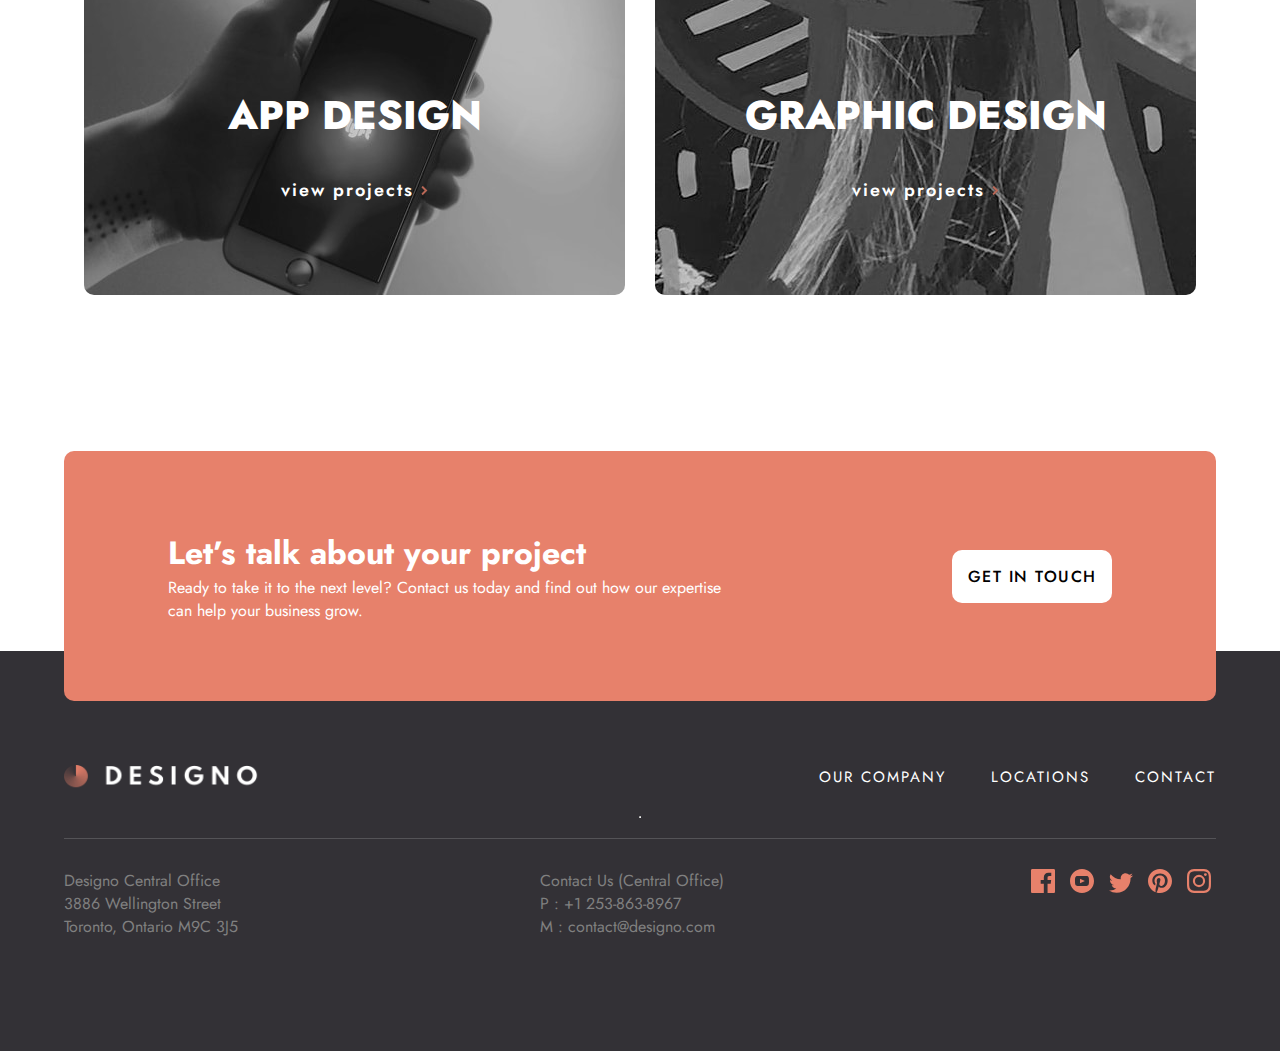
<file: web-design.html>
<!DOCTYPE html>
<html lang="en">
<head>
  <meta charset="UTF-8">
  <meta name="viewport" content="width=device-width, initial-scale=1.0">

  <link rel="icon" type="image/png" sizes="32x32" href="./assets/favicon-32x32.png">
  
  <title>Frontend Mentor | Designo Agency Website Challenge</title>
  <link rel="stylesheet" href="index.css">
  <script defer src="script.js"></script>
</head>
<body>
  <header>
    <aside>
    <a href="index.html" class="logo"> <img src="assets/shared/desktop/logo-dark.png" alt=""></a>
    <img class="menu" src="assets/shared/mobile/icon-hamburger.svg" alt="">
    </aside>
    <nav>
      <ul>
        <li><a href="about.html">Our Company</a></li>
        <li><a href="locations.html">Locations</a></li>
        <li><a href="contact.html">Contact</a></li>
      </ul>
    </nav>
  </header>
  <div class="web-container1">
    <h1>Web Design</h1>
    <p>We build websites that serve as powerful marketing tools <br> and bring memorable brand experiences.</p>
  </div>
  <div class="web-grid-container">
    <div class="web-item">
      <img src="assets/web-design/desktop/image-express.jpg" alt="">
      <div class="txt">
      <h1>Express</h1>
      <p> A multi-carrier shipping website for
        ecommerce businesses</p>
      </div>
    </div>
    <div class="web-item">
      <img src="assets/web-design/desktop/image-transfer.jpg" alt="">
      <div class="txt">
      <h1>transfer</h1>
      <p> Site for low-cost money transfers and
        sending money within seconds</p>
      </div>
    </div>
    <div class="web-item">
      <img src="assets/web-design/desktop/image-photon.jpg" alt="">
      <div class="txt">
      <h1>photon</h1>
      <p>  A state-of-the-art music player with
        high-resolution audio and DSP effects </p>
      </div>
    </div>
    <div class="web-item">
      <img src="assets/web-design/desktop/image-builder.jpg" alt="">
      <div class="txt">
      <h1>builder</h1>
      <p>  Connects users with local contractors
        based on their location </p>
      </div>
      </div>

      <div class="web-item">
        <img src="assets/web-design/desktop/image-blogr.jpg" alt="">
        <div class="txt">
        <h1>blogr</h1>
        <p> Blogr is a platform for creating an online
          blog or publication </p>
        </div>
        </div>
       
        <div class="web-item">
          <img src="assets/web-design/desktop/image-camp.jpg" alt="">
          <div class="txt">
          <h1>camp</h1>
          <p>  Blogr is a platform for creating an online blog or publication  </p>
          </div>
          </div>
 
  </div>

  <div class="web-container2">
    <div>
   <a href="app-design.html"><img src="assets/home/desktop/image-app-design.jpg" alt="">
    <p> APP DESIGN <br> <sub>view projects  <img src="assets/shared/desktop/icon-right-arrow.svg" alt=""></sub></p>
  </a>  
   </div>
   <div>
   <a href="graphic-design.html"> <img src="assets/home/desktop/image-graphic-design.jpg" alt="">
    <p> GRAPHIC DESIGN <br> <sub>view projects  <img src="assets/shared/desktop/icon-right-arrow.svg" alt=""></sub></p> </a> 
   </div>
  </div>



  <footer>
    <div class="container4">
      <div class="text1">
        <h1>Let’s talk about your project</h1>
        <p> Ready to take it to the next level? Contact us today and find out how our expertise can help your business grow.</p>
       </div>
       <div class="button"><a href="contact.html">get in touch</a></div>
       
      </div>
      <div class="container5">
          <div class="upper">
          <a href="index.html" class="logo"> <img src="assets/shared/desktop/logo-light.png" alt=""></a>
            <ul>
              <li><a href="about.html">Our Company</a></li>
              <li><a href="locations.html">Locations</a></li>
              <li><a href="contact.html">Contact</a></li>
            </ul>
          </div>
          <hr>
          <div class="lower">
            <p class="adress">
              Designo Central Office <br>
              3886 Wellington Street <br>
              Toronto, Ontario M9C 3J5
            </p>
            <p class="contact">
              Contact Us (Central Office) <br>
              P : +1 253-863-8967 <br>
              M : contact@designo.com
            </p>
            <div class="icons">
              <img src="assets/shared/desktop/icon-facebook.svg" alt="">
              <img src="assets/shared/desktop/icon-youtube.svg" alt="">
              <img src="assets/shared/desktop/icon-twitter.svg" alt="">
              <img src="assets/shared/desktop/icon-pinterest.svg" alt="">
              <img src="assets/shared/desktop/icon-instagram.svg" alt="">
            </div>
          </div>
      </div>
  </footer>
</body>
</html>
</file>
<file: index.css>
@import url('https://fonts.googleapis.com/css2?family=Jost:wght@400;500;700&display=swap');

*, *::after , *::before {
    margin: 0;
    padding: 0;
    box-sizing: border-box;
    
}



body {
    min-height: 100vh;
    font-family: Jost ;
    overflow-x: hidden;
}

:root {
   --peach : rgb(231,129,107) ;
   --black : rgb(29,28,30) ;
   --lightPeach : rgb(255,173,155) ;
   --darkGrey : rgb(51,49,54) ;
   --lightGrey : rgb(241,243,245) ;
}

header {
    padding: 50px 100px;
    display: flex;
    justify-content: space-between;

}

.menu, .close {
    cursor: pointer;
    display: none;
    width: 24px;
    height: 20px;
}


.logo img {
   width: 200px;
   height: 25px;
}

ul {
    list-style: none;
    display: flex;
    gap: 45px ;
}

ul li a {
    text-decoration: none;
    text-transform: uppercase ;
    color : black ;
    font-size: 15px;
    font-weight: 400;
    letter-spacing: 2px;
}

ul li a:hover {
    text-decoration: underline ;
}

#home {
     padding: 0px 100px;
    
}

.container1 {
    height: 640px;
    background : var(--peach) right url("assets/home/desktop/bg-pattern-hero-home.svg");
    background-repeat: no-repeat ;
    border-radius: 15px;
    display: flex;
    position: relative;
    overflow: hidden;
    padding: 100px;
}
.text {
    color: white ;
    width: 50%;
    position: absolute;
    top: 50% ;
    transform: translateY(-50%);
    display: flex;
    flex-direction: column;
    gap: 50px ;
    z-index: 5;
}
.text h1 {
    font-size: 48px ;
    line-height: 55px;
    
}
.button {
    color : black ;
    background-color: white;
    padding: 15px;
    text-align: center;
    width: 160px;
    font-weight: 500;
    border-radius: 10px;
    cursor: pointer;
    letter-spacing: 1px ;
    transition: .4s ease;
}
.button:hover {
    background-color: var(--lightPeach);
}

.phone {
    position: absolute;
    bottom: -10%;
    right: 90px;
    border-radius: 15px; 
}

.grid-container2 {
    margin: 100px 0;
    display: grid;
    grid-template-columns: 1fr 1fr;
    grid-template-rows: 1fr 1fr ;
    gap: 20px ;
    
}
.web-container2 {
    width: 90%;
    margin: auto;
    display: flex;
    gap: 30px;
    justify-content: center;
    margin-bottom: 150px;
}
.grid-container2 div:first-child {
    grid-row : 1 / span 2 ;
   
}
.grid-container2 div img, .web-container2 div img {
    filter: brightness(0.8);
}
.grid-container2 div:hover, .web-container2 div:hover {
    filter: sepia(1);
}
.grid-container2  a img , .web-container2 a img{
    border-radius: 10px;
    cursor: pointer;
    transition: 0.6s ease;
    z-index: 20;
}

.grid-container2  div , .web-container2 div {
    position: relative;
}
.grid-container2  div p, .web-container2 div p{  
    position: absolute ;
    left: 50%;
    top: 50% ;
    transform: translate(-50%,-50%) ;
    
    color: white ;
    font-size: 2.5rem;
    text-align: center;
    z-index: 0;
    font-weight: 800;
    white-space: nowrap;
}

.grid-container2  div p sub , .web-container2  div p sub {
    font-size: 18px;
    letter-spacing: 2px;
    font-weight: 600;
}

.grid-container3 {

    
    display: grid;
    grid-template-columns: 1fr 1fr 1fr;
    gap : 30px ;
    color : var(--darkGrey) ;
    margin-bottom: 100px;
}

.item {
    text-align: center;
}
.item h1 {
    text-transform: uppercase;
    letter-spacing: 2px ;
}

.container4 {
    width: 90%;
    margin: auto;
    display: flex;
    justify-content: space-around;
    align-items: center;
    background-color: var(--peach);
    height: 250px;
    border-radius: 10px;
    position: relative;
    z-index: 15;
   
}
.text1 {
    width: 50%;
    color: white ;
}

.button a {
    text-decoration: none ;
    color : black ;
    letter-spacing: 1.5px ;
    text-transform: uppercase;
}

.container5 {
    background-color: var(--darkGrey);
    position: absolute;  
    height: 400px; 
    z-index: 0;
    transform: translateY(-50px);
    width: 100%;
    display: flex;
    align-items: center;
    justify-content: center;
    flex-direction: column;
    gap: 20px
}

.upper {
    
   width: 90%;
    display: flex;
    justify-content: space-between;
}
.upper ul li a {
    color  : white ;
}
.lower {
    border-top: 1px solid rgba(220, 220, 220, 0.199) ;
    padding-top: 30px;
    width: 90%;
    color: grey ;
    display: flex;
    justify-content: space-between;
}
.icons > *{
   margin : 0 5px ;
   cursor: pointer;
   
}

.web-container1 {
    width: 90%;
    margin: auto;
    margin-bottom: 150px;
    height: 250px;
    background: var(--peach) right url("assets/web-design/desktop/bg-pattern-intro-web.svg");
    border-radius: 10px;
    color : white ;
    display: flex;
    justify-content: center;
    align-items: center;
    flex-direction: column;
    text-align: center;
}
.web-container1 h1 {
    font-size: 48px;
}

.web-grid-container {
    width: 90%;
    margin: auto;
    margin-bottom: 150px;
    display: grid;
    grid-template-columns: 1fr 1fr 1fr;
    grid-template-rows: minmax(1fr,2fr) ;
    gap: 50px ;
}
.web-item {
    text-align: center;
    cursor: pointer;
    border-radius: 15px;
    transition: 0.7s ease;
    background-color: rgba(255, 192, 203, 0.336) ;
    overflow: hidden;
}
.txt {
    padding: 15px;
}
.web-item h1 {
    color: var(--peach) ;
    text-transform: uppercase ;
    font-weight: 300;
    letter-spacing: 1.5px;
}
.web-item:hover {
    background-color: var(--peach);
}
.web-item:hover h1, .web-item:hover p {
    color : white ;
}
.web-item img{
    height: 300px;
    width: 100%;
}
@media screen and (max-width: 1090px) /*tablet design*/
{  header {
    padding: 30px 40px;
    }
    #home {
      padding: 0px 40px;
      
    }
    .grid-container2 {
        margin: 50px 0;
        display: flex;
        flex-direction: column;
        justify-content: center;
        align-items: center;
        gap : 20px ;
    }
    .web-container2 {
        width: 100%;
        gap: 10px ;
    }
    .web-container2 a > img {
        width: 100%;
    }
}


@media screen and (max-width: 768px) /*mobile design */
{    
    header {
        padding: 0px 0px;
        flex-direction: column;
    }
    .menu {
        display: block;
    }
    aside {
        padding: 15px 15px;
        display: flex;
        justify-content: space-between;
    }
    nav ul {
        position: absolute;
        z-index: 10;
        display: none ;
        flex-direction: column;
        background-color: var(--black); 
        width: 100%;   
    }
     nav ul li {
         padding: 5px;
     }
    nav ul li a {
        color: white;
        font-size: 19px;
        padding: 35px;
    }
    #home {
        padding: 0px 0;  
      }
      .container1 {
        border-radius: 0;
        height: 1050px ;
        display: flex;
        justify-content: center;
        align-items: center;
        flex-direction: column;
        position: relative;
    }
      .text 
      {
         top: 20px ;
         transform: none;
         width: 90%;
        justify-content: center;
        align-items: center;  
      }
      .text h1 {
          font-size: 35px;
      }
      .phone {
          position: absolute;
          bottom: -10%;
          left: 50%;
          transform: translateX(-50%);
      }
      .grid-container2 {
        margin: 50px 0;
        display: flex;
        flex-direction: column;
        justify-content: center;
        align-items: center;
        gap : 20px ;
       
    }
    .grid-container2 a > img, .web-container2 a > img {
        height: 200px;
        width: 90vw ;
    }
    .grid-container3  {
        display: flex;
        flex-direction: column;
        justify-content: center;
        align-items: center;
        gap : 30px;
    }

    .container4 {
        width: 100%;
        height: 400px;
        flex-direction: column;
        border-radius: 0;
    }
    .container5 {
        transform: translateY(-5px);
        height: 600px;
    }
    .container5 .upper {
        flex-direction: column;
        align-items: center;
        gap : 30px ;
    }
    .upper ul {
        flex-direction: column;
        align-items: center;
    }
    .lower {
        flex-direction: column;
        align-items: center;
        gap : 20px ;
    }

    .web-container1 {
        width: 100%;
        margin-bottom: 50px;
        border-radius: 0;
    }
    .web-grid-container {
        margin-bottom: 50px;
        display: flex;
        flex-direction: column;
        gap : 30px ;
    }
    .web-container2 {
        flex-direction: column;
        align-items: center;
        margin-bottom: 50px;
    }
    .web-container2 div p {
        white-space: normal ;
    }
    
}
</file>
<file: additional.css>
.locations-container {
    width: 90%;
    margin: auto;
    margin-top: 100px;
    margin-bottom: 100px;
    display: flex;
    flex-direction: column;
    gap: 30px ;
}

.row {
    display: grid;
    grid-template-columns: 2fr 1fr;
    gap : 30px ;
}
.row:nth-child(2) 
{  grid-template-columns: 1fr 2fr;
    
}
.row:nth-child(2) img{
   grid-row: 1;
}
.row > *  {
    border-radius: 15px ;
}

.location {
    background-color: rgba(255, 192, 203, 0.404) ;
    display: flex;
    align-items: center;
    justify-content: space-around;
   
}

.location h1 {
    color: var(--peach) ; 
    margin-bottom: 30px; 
}

.location div:first-child
{
    margin-bottom: 72px;
    
}

.location p {
    font-weight: 500 ;
}

.about-container {
    width: 90%;
    margin: auto;
    margin-bottom: 150px;
    margin-top: 50px;
    border-radius: 15px;
    background-color: var(--peach);
    display: grid;
    grid-template-columns: 1.5fr 1fr;
    overflow: hidden;
}
.about-text1{
    display: flex;
    flex-direction: column;
    gap: 30px ;
    justify-content: center;
    align-items: center;
    width: 70%;
    margin: auto;
    color: white;
}

.about-text1 h1 {
    align-self: flex-start;
    font-size: 45px;
    font-weight: 500;
}


.about-container2 {
    width: 90%;
    margin: auto;
    margin-bottom: 150px;
    border-radius: 15px;
    background-color: rgba(255, 192, 203, 0.233) ;
    display: grid;
    grid-template-columns: 1fr 1.5fr;
    overflow: hidden;
}
.about-text2{
    display: flex;
    flex-direction: column;
    gap: 30px ;
    justify-content: center;
    align-items: center;
    width: 70%;
    margin: auto;
    color: var(--darkGrey);
}
.about-text2 h1 {
    align-self: flex-start;
    font-size: 45px;
    color: var(--peach) ;
    font-weight: 500;
}


.locations-container2 {
    
    width: 80%;
    margin: auto;
    margin-bottom: 100px;
    display: grid;
    grid-template-columns: 1fr 1fr 1fr;
    gap : 30px ;
}
.btn {
    background-color: var(--peach);
    padding: 15px;
    text-align: center;
    width: 160px;
    font-weight: 500;
    border-radius: 10px;
    cursor: pointer;
    letter-spacing: 1px ;
    transition: .4s ease;
    color: white;
}
.btn:hover {
    background-color: var(--lightPeach);
}
.btn a {
    text-decoration: none ;
    color : white ;
    letter-spacing: 1.5px ;
    text-transform: uppercase;
}
.itemL {
    display: flex;
    flex-direction: column;
    gap : 30px ;
    justify-content: center;
    align-items: center;
}
.itemL h1 {
    font-weight: 400;
    letter-spacing: 2px ;
    text-transform: uppercase;
}

.pink {
    background-color: rgba(255, 192, 203, 0.233);
}

.contact-container {
    height: 500px;
    width: 90%;
    margin: auto;
    background-color: var(--peach);
    border-radius: 15px;
    display: flex;
    justify-content: space-around;
    align-items: center;
    padding: 0 80px;
}

.contact-text {
    width: 40%;
    color: white;
    font-size: 18px;
    
}
.contact-text h1 {
    font-size: 48px;
    font-weight: 400;
}
form {
    display: flex;
    flex-direction: column;
    width: 50%;
    gap : 30px ;
}

#submit {
    font-size: 18px;
    align-self: flex-end;
    border: none;
    background-color: white;
    color: black;
    padding: 15px;
    text-align: center;
    width: 160px;
    height: 45px;
    font-weight: 500;
    border-radius: 10px;
    cursor: pointer;
    letter-spacing: 1px ;
    transition: .4s ease;
    
}
#submit:hover {
    background-color: var(--lightPeach);
}

input[type], textarea
{
    background-color: transparent;
    border: none;
    outline: none;
    border-bottom: 1px solid white;
    color : white ;
    font-size: 18px;
}
input[type]:focus, textarea:focus {
    border-bottom: 2px solid white;
}
input[type] {
    height: 20px;
    padding: 10px;
    position: relative;
}

@media screen and (max-width: 1090px)
{
    .row {
        display: flex;
        flex-direction: column; 
    }
   .row img {
       height: 300px;
       order: -1;
   }

   .about-container ,.about-container2 {
       display: flex;
       flex-direction: column;
   }
   .about-container img , .about-container2 img {
       height: 300px;
       order : -1;
   }
   .locations-container2 {
       display: flex;
       flex-direction: column;
       gap : 20px ;
   }
   .contact-container {
       flex-direction: column;
       height: 700px;
       padding: 0 0;
   }
   .contact-text {
       width: 90%;
   }
   form {
       width: 80%;
   }
}

@media screen and (max-width: 768px)
{   .locations-container 
    {
        width: 100%;
    }
    .row > *  {
        border-radius: 0 ;
    }
    .row {
        display: flex;
        flex-direction: column;
        gap: 0 ;

    }
    .location {
        flex-direction: column;
        justify-content: center;
        padding: 30px;
    }
    .row:last-child div:nth-child(2)
    {
          margin-right: 65px;
    }
    .location div:first-child
    {
    margin-bottom: 5px;
    
    }
    .location h1 {
        margin-bottom: 5px; 
    }
    .about-container ,.about-container2 {
        width: 100%;
        border-radius: 0;
        margin-bottom: 0;
    }
    .pink
    {
        margin-bottom: 100px;
    }
    .itemL {
        text-align: center;
    }
    .contact-container {
        width: 100%;
        border-radius: 0;
         height: 800px;
    }
}
</file>
